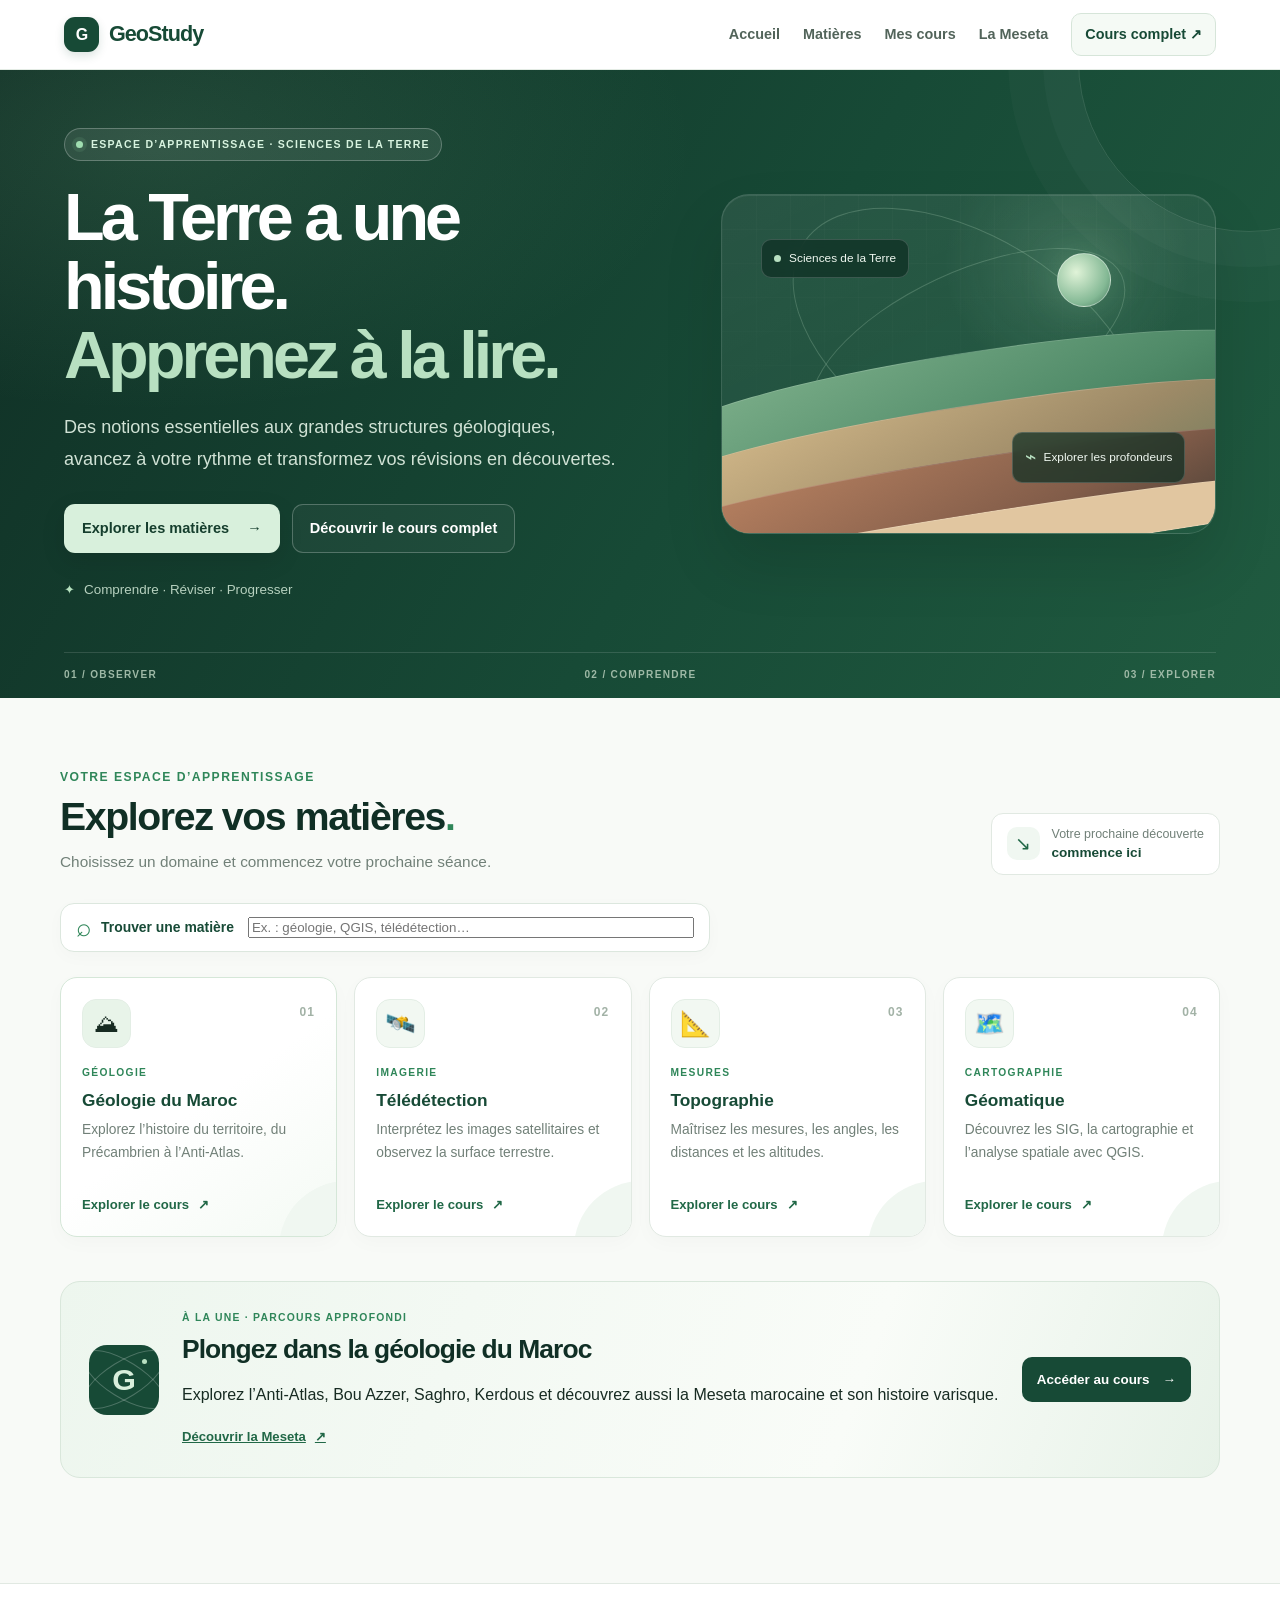
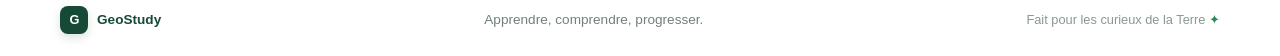
<file: index.html>
<!DOCTYPE html>
<html lang="fr">
<head>
    <meta charset="UTF-8">
    <meta name="viewport" content="width=device-width, initial-scale=1.0">
    <meta name="theme-color" content="#12372a">
    <meta name="description" content="GeoStudy : révisez la géologie, la télédétection, la topographie et la géomatique.">
    <title>GeoStudy — Apprendre la géologie</title>
    <link rel="stylesheet" href="style.css">
</head>
<body>
    <nav class="navbar" aria-label="Navigation principale">
        <a href="#" class="nav-logo" aria-label="GeoStudy, accueil"><span class="brand-mark" aria-hidden="true">G</span><span>GeoStudy</span></a>
        <div class="nav-links">
            <a href="#" aria-current="page">Accueil</a>
            <a href="#matieres">Matières</a>
            <a href="#course-details">Mes cours</a>
            <a href="geologie-maroc.html#meseta">La Meseta</a>
            <a class="nav-course-link" href="geologie-maroc.html">Cours complet <span aria-hidden="true">↗</span></a>
        </div>
    </nav>

    <header class="hero">
        <div class="hero-grid" aria-hidden="true">
            <div class="hero-copy">
                <p class="logo"><span class="status-dot"></span> ESPACE D’APPRENTISSAGE · SCIENCES DE LA TERRE</p>
                <h1>La Terre a une histoire.<br><span>Apprenez à la lire.</span></h1>
                <p class="description">Des notions essentielles aux grandes structures géologiques, avancez à votre rythme et transformez vos révisions en découvertes.</p>
                <div class="hero-actions">
                    <a class="button-primary" href="#matieres">Explorer les matières <span aria-hidden="true">→</span></a>
                    <a class="button-secondary" href="geologie-maroc.html">Découvrir le cours complet</a>
                </div>
                <div class="hero-proof"><span class="proof-icon" aria-hidden="true">✦</span><span>Comprendre · Réviser · Progresser</span></div>
            </div>
            <div class="hero-visual" role="img" aria-label="Illustration abstraite des couches géologiques et des reliefs terrestres">
                <div class="visual-orbit orbit-one"></div>
                <div class="visual-orbit orbit-two"></div>
                <div class="visual-sun"></div>
                <div class="strata strata-one"></div>
                <div class="strata strata-two"></div>
                <div class="strata strata-three"></div>
                <div class="strata strata-four"></div>
                <div class="visual-label label-top"><span class="label-point"></span> Sciences de la Terre</div>
                <div class="visual-label label-bottom"><span class="label-symbol">⌁</span> Explorer les profondeurs</div>
            </div>
        </div>
        <div class="hero-bottom-line" aria-hidden="true"><span>01 / OBSERVER</span><span>02 / COMPRENDRE</span><span>03 / EXPLORER</span></div>
    </header>

    <main class="container" id="matieres">
        <div class="section-heading">
            <div>
                <p class="eyebrow">Votre espace d’apprentissage</p>
                <h2>Explorez vos matières<span class="heading-period">.</span></h2>
                <p class="section-subtitle">Choisissez un domaine et commencez votre prochaine séance.</p>
            </div>
            <div class="section-side-note"><span class="side-note-icon" aria-hidden="true">↘</span><span>Votre prochaine découverte<br><strong>commence ici</strong></span></div>
        </div>

        <div class="search-panel">
            <div class="search-copy"><span class="search-icon" aria-hidden="true">⌕</span><label for="course-search">Trouver une matière</label></div>
            <input id="course-search" type="search" placeholder="Ex. : géologie, QGIS, télédétection…" autocomplete="off">
            <p id="search-status" class="search-status" aria-live="polite"></p>
        </div>

        <section class="cards" aria-label="Liste des matières">
            <article class="card geology-card" tabindex="0" role="button" aria-label="Ouvrir Géologie du Maroc">
                <div class="card-topline"><span class="icon" aria-hidden="true">⛰</span><span class="card-number">01</span></div>
                <span class="card-category">GÉOLOGIE</span>
                <h3>Géologie du Maroc</h3>
                <p>Explorez l’histoire du territoire, du Précambrien à l’Anti-Atlas.</p>
                <span class="card-link">Explorer le cours <span aria-hidden="true">↗</span></span>
            </article>
            <article class="card" tabindex="0" role="button" aria-label="Ouvrir Télédétection">
                <div class="card-topline"><span class="icon" aria-hidden="true">🛰️</span><span class="card-number">02</span></div>
                <span class="card-category">IMAGERIE</span>
                <h3>Télédétection</h3>
                <p>Interprétez les images satellitaires et observez la surface terrestre.</p>
                <span class="card-link">Explorer le cours <span aria-hidden="true">↗</span></span>
            </article>
            <article class="card" tabindex="0" role="button" aria-label="Ouvrir Topographie">
                <div class="card-topline"><span class="icon" aria-hidden="true">📐</span><span class="card-number">03</span></div>
                <span class="card-category">MESURES</span>
                <h3>Topographie</h3>
                <p>Maîtrisez les mesures, les angles, les distances et les altitudes.</p>
                <span class="card-link">Explorer le cours <span aria-hidden="true">↗</span></span>
            </article>
            <article class="card" tabindex="0" role="button" aria-label="Ouvrir Géomatique">
                <div class="card-topline"><span class="icon" aria-hidden="true">🗺️</span><span class="card-number">04</span></div>
                <span class="card-category">CARTOGRAPHIE</span>
                <h3>Géomatique</h3>
                <p>Découvrez les SIG, la cartographie et l’analyse spatiale avec QGIS.</p>
                <span class="card-link">Explorer le cours <span aria-hidden="true">↗</span></span>
            </article>
        </section>

        <section class="study-banner" aria-label="Cours complet de Géologie du Maroc">
            <div class="banner-emblem" aria-hidden="true"><span>G</span><i></i></div>
            <div class="banner-copy"><p class="eyebrow">À la une · Parcours approfondi</p><h2>Plongez dans la géologie du Maroc</h2><p>Explorez l’Anti-Atlas, Bou Azzer, Saghro, Kerdous et découvrez aussi la Meseta marocaine et son histoire varisque.</p><a class="card-link" href="geologie-maroc.html#meseta">Découvrir la Meseta <span aria-hidden="true">↗</span></a></div>
            <a class="banner-link" href="geologie-maroc.html">Accéder au cours <span aria-hidden="true">→</span></a>
        </section>

        <section id="course-details" class="course-details" aria-live="polite" hidden>
            <h2 id="course-title"></h2>
            <p id="course-description"></p>
            <div class="course-actions" aria-label="Contenu de la matière">
                <button id="read-course" type="button" aria-pressed="false">Lire le cours</button>
                <button id="show-quiz" type="button" aria-pressed="false">Faire le quiz</button>
                <button id="close-course" type="button">Retour aux matières</button>
            </div>
            <div id="course-content" hidden></div>
            <section id="course-quiz" class="course-quiz" aria-live="polite" hidden></section>
        </section>
    </main>

    <footer><div class="footer-inner"><a href="#" class="footer-brand"><span class="brand-mark" aria-hidden="true">G</span> GeoStudy</a><p>Apprendre, comprendre, progresser.</p><span class="footer-note">Fait pour les curieux de la Terre <span aria-hidden="true">✦</span></span></div></footer>
    <script src="script.js"></script>
</body>
</html>
</file>
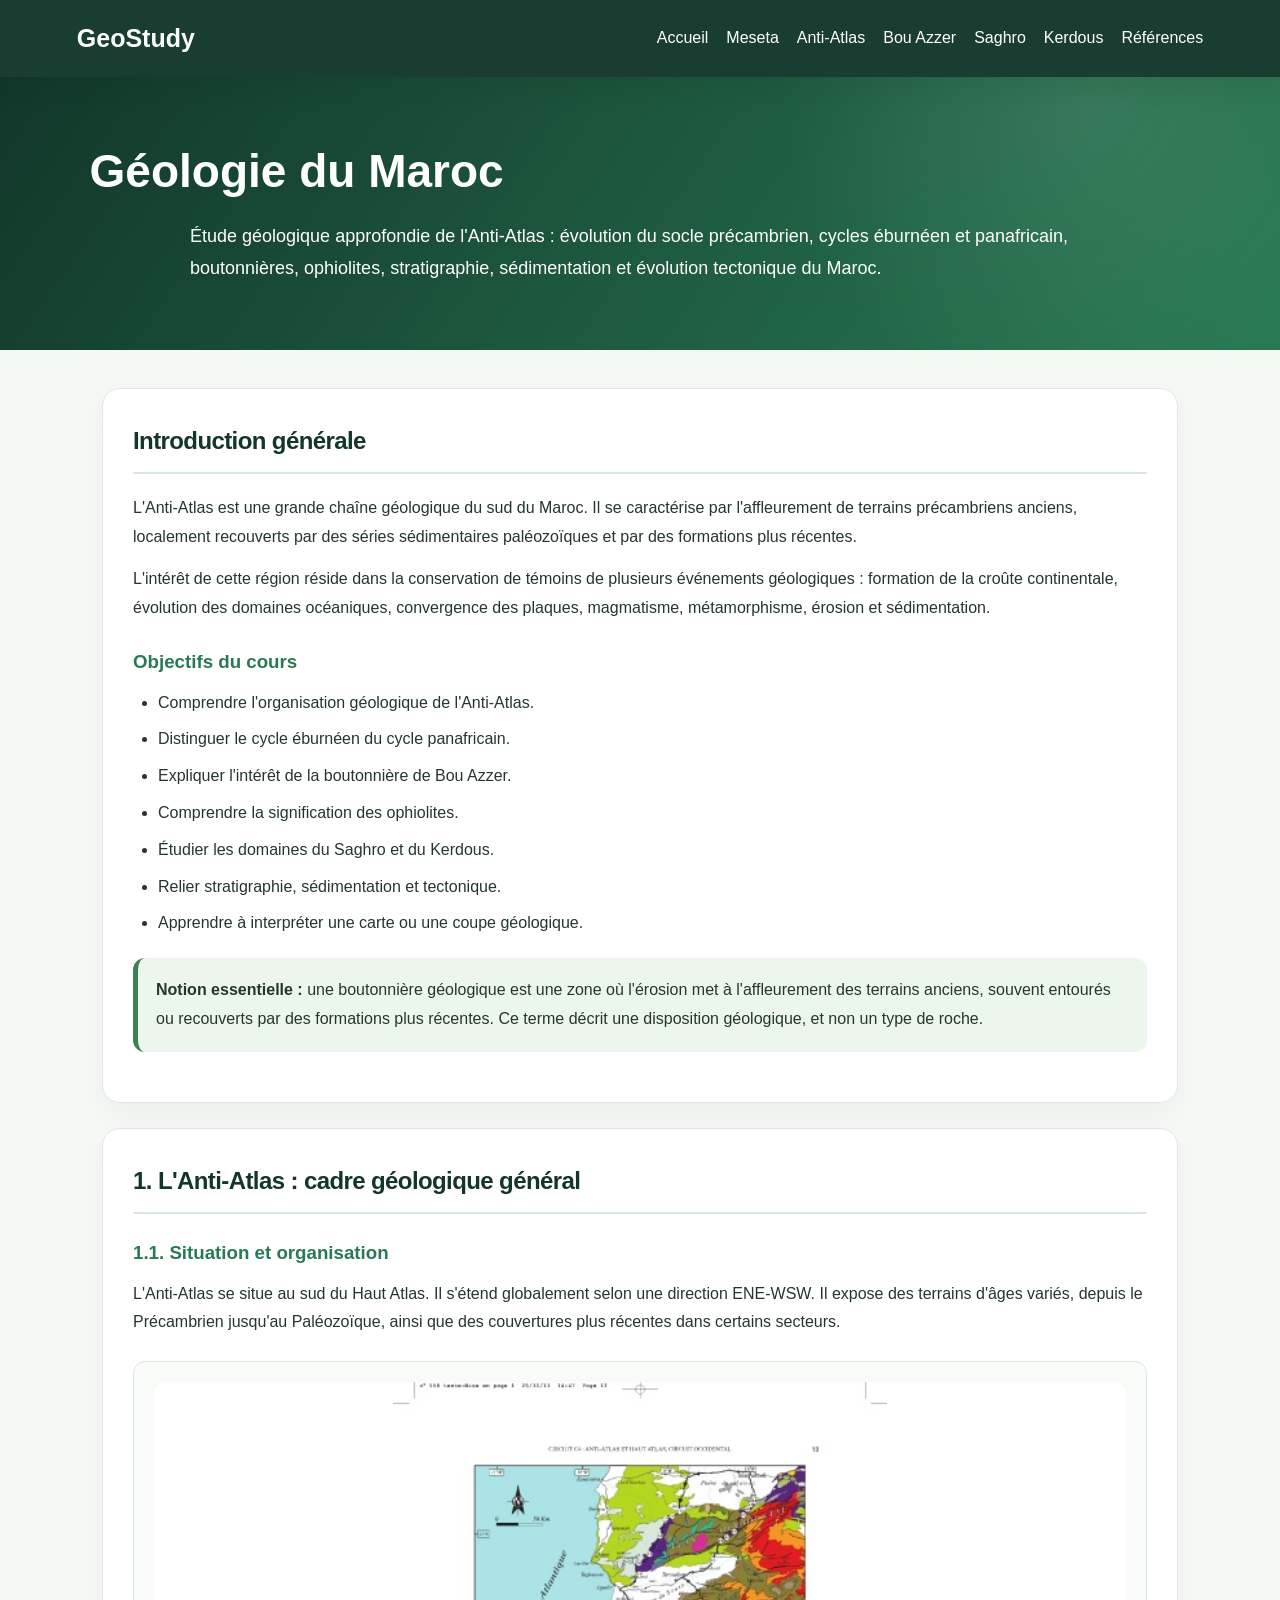
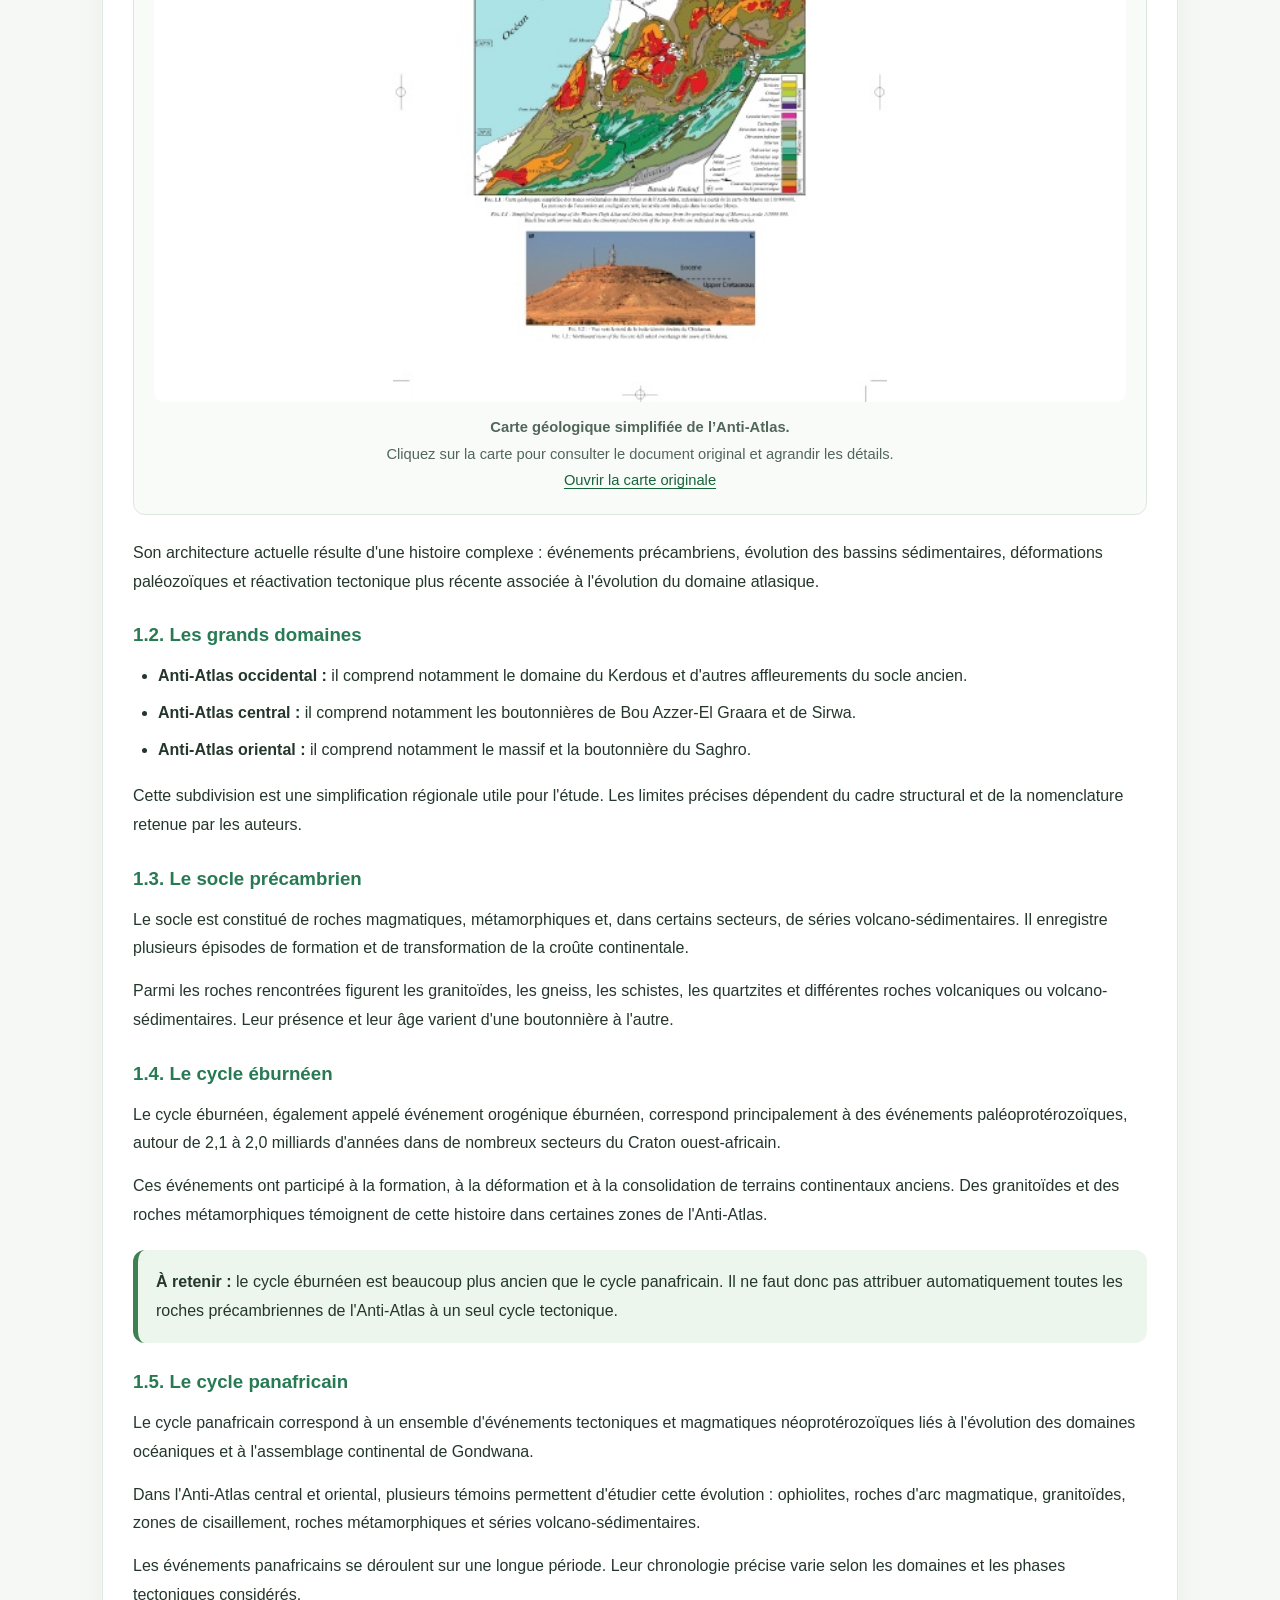
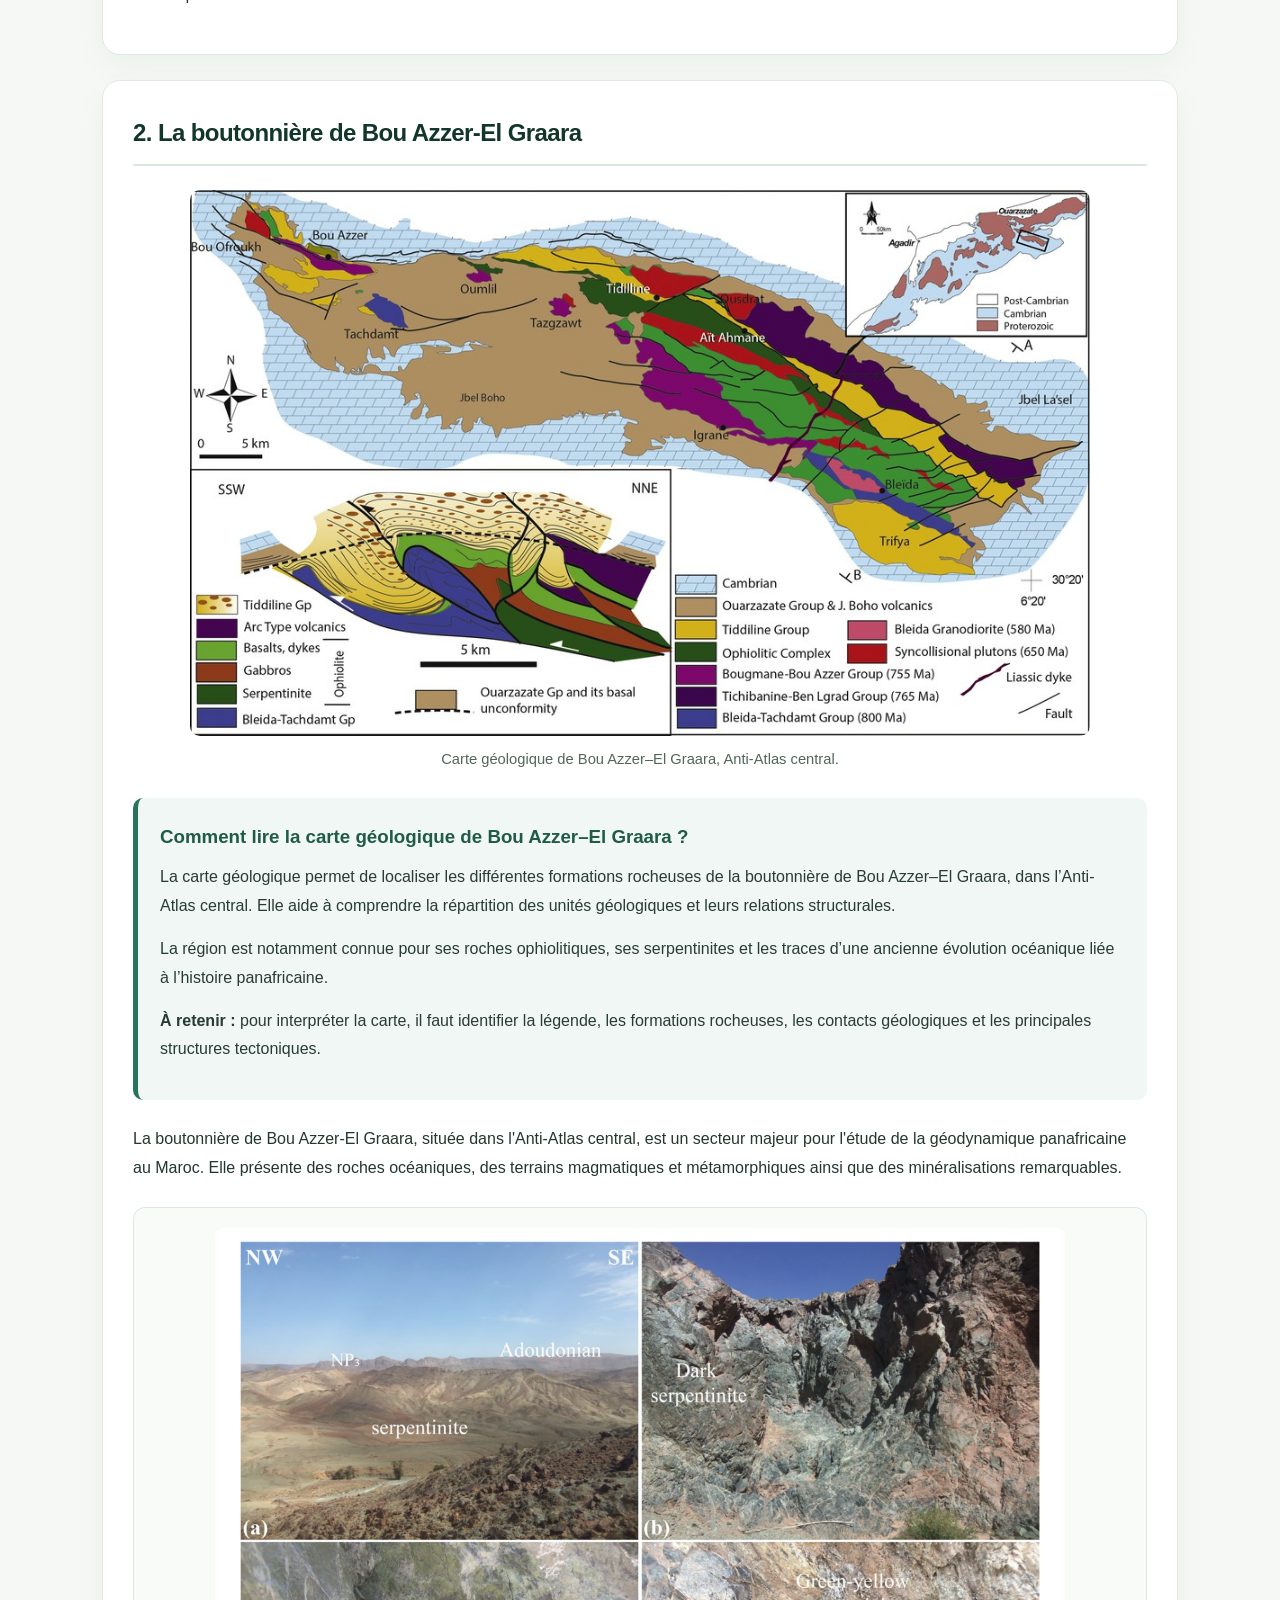
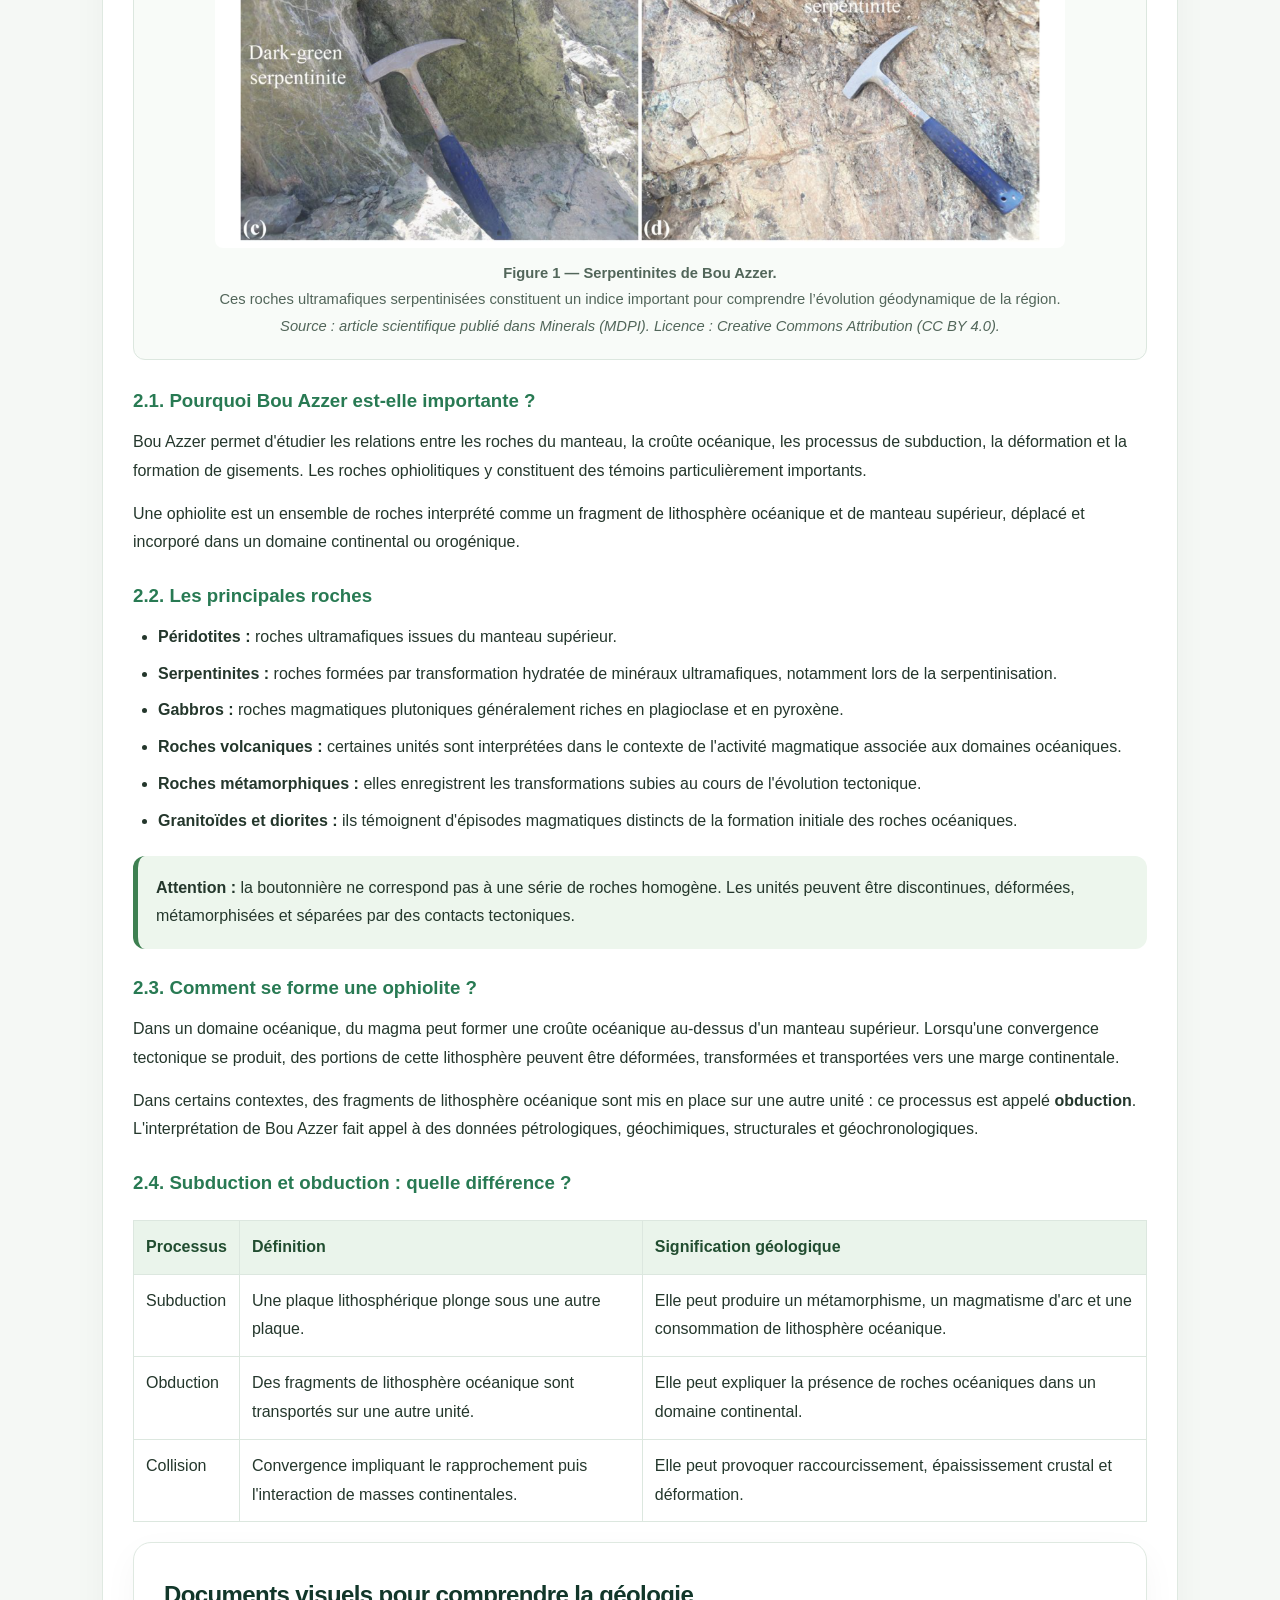
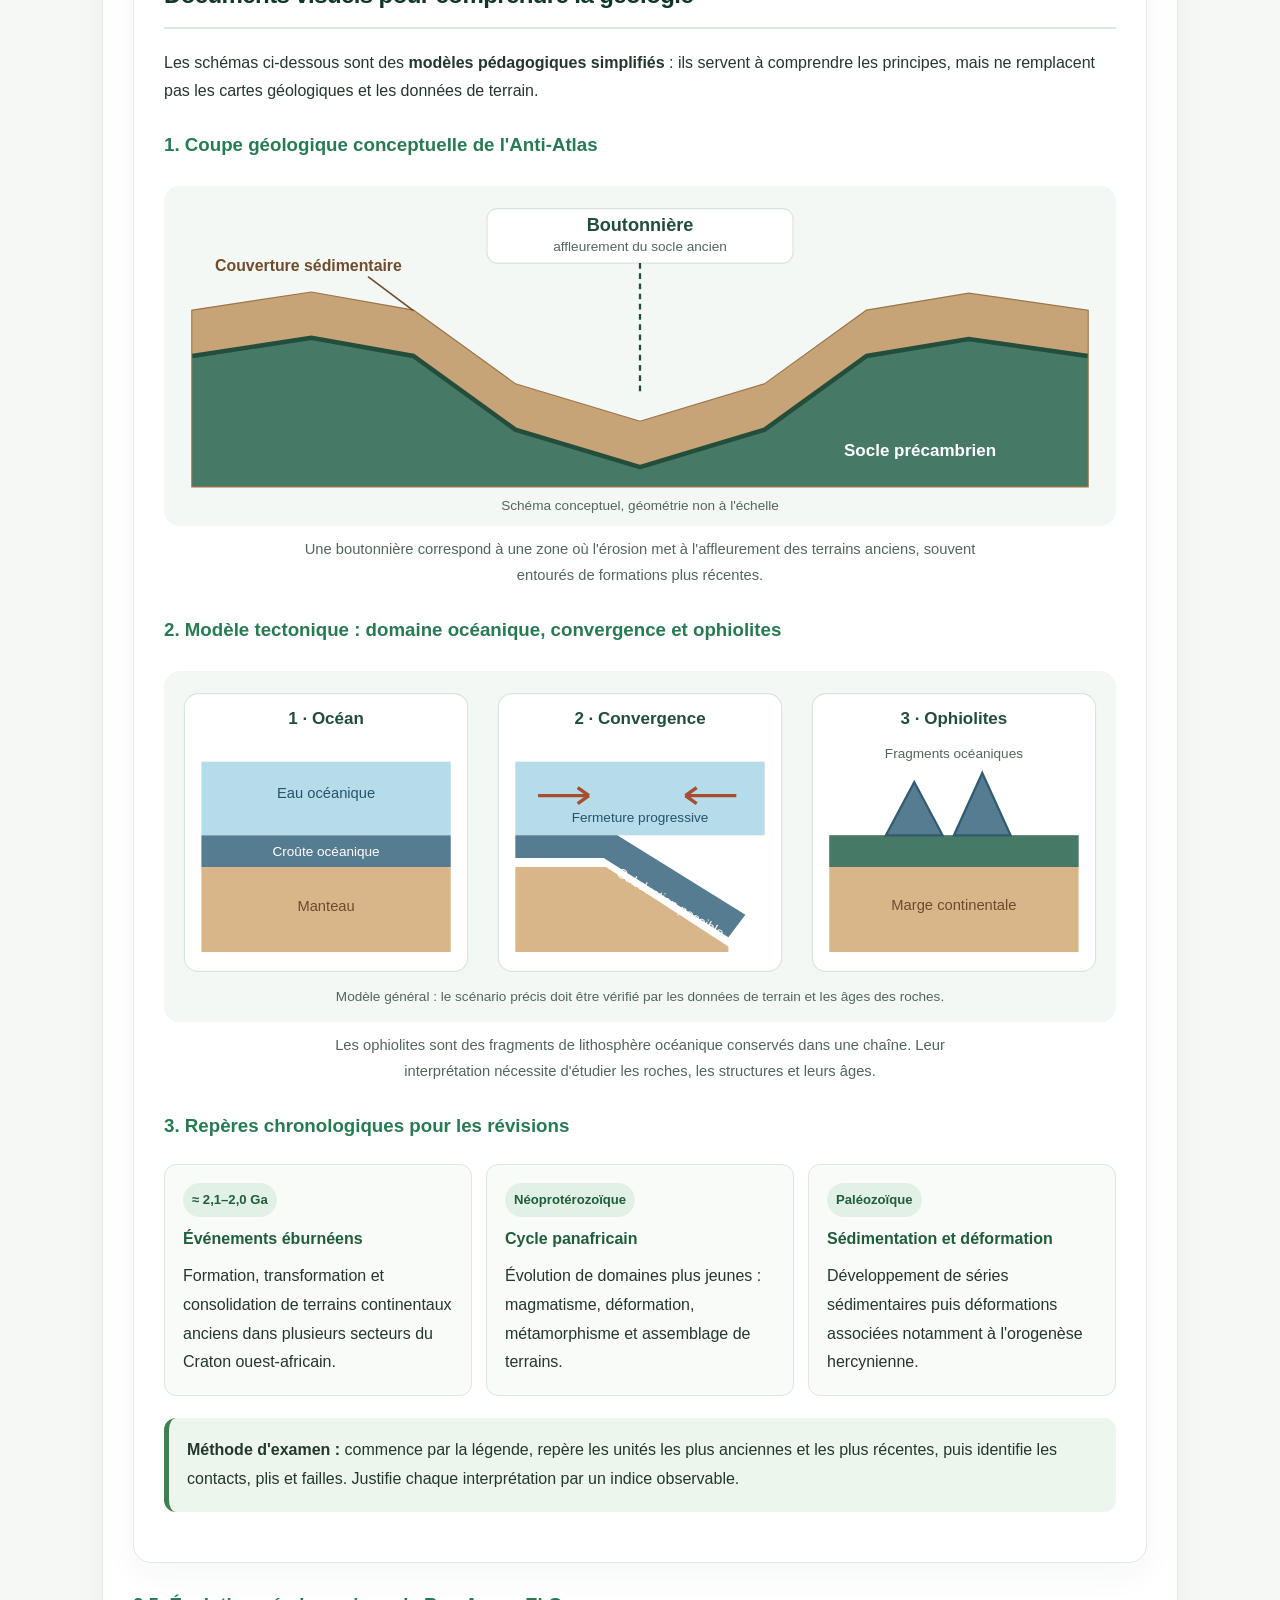
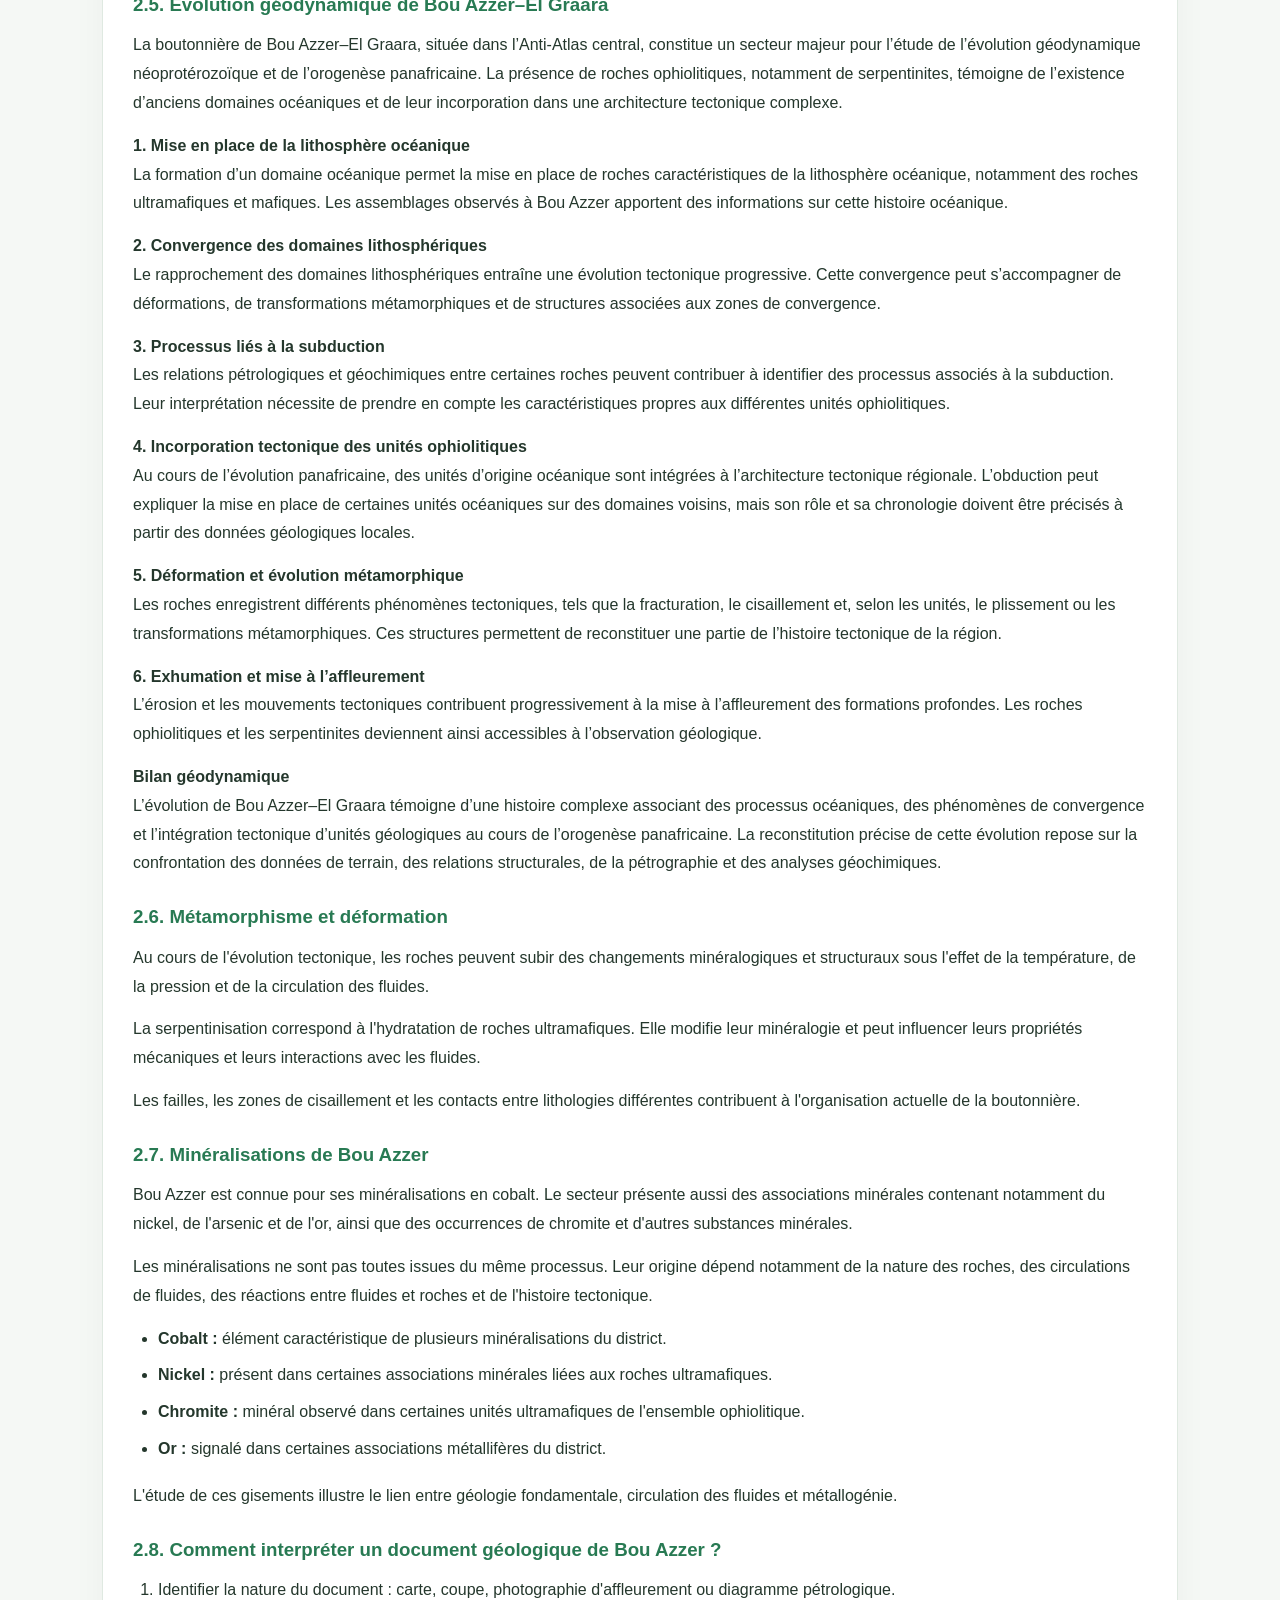
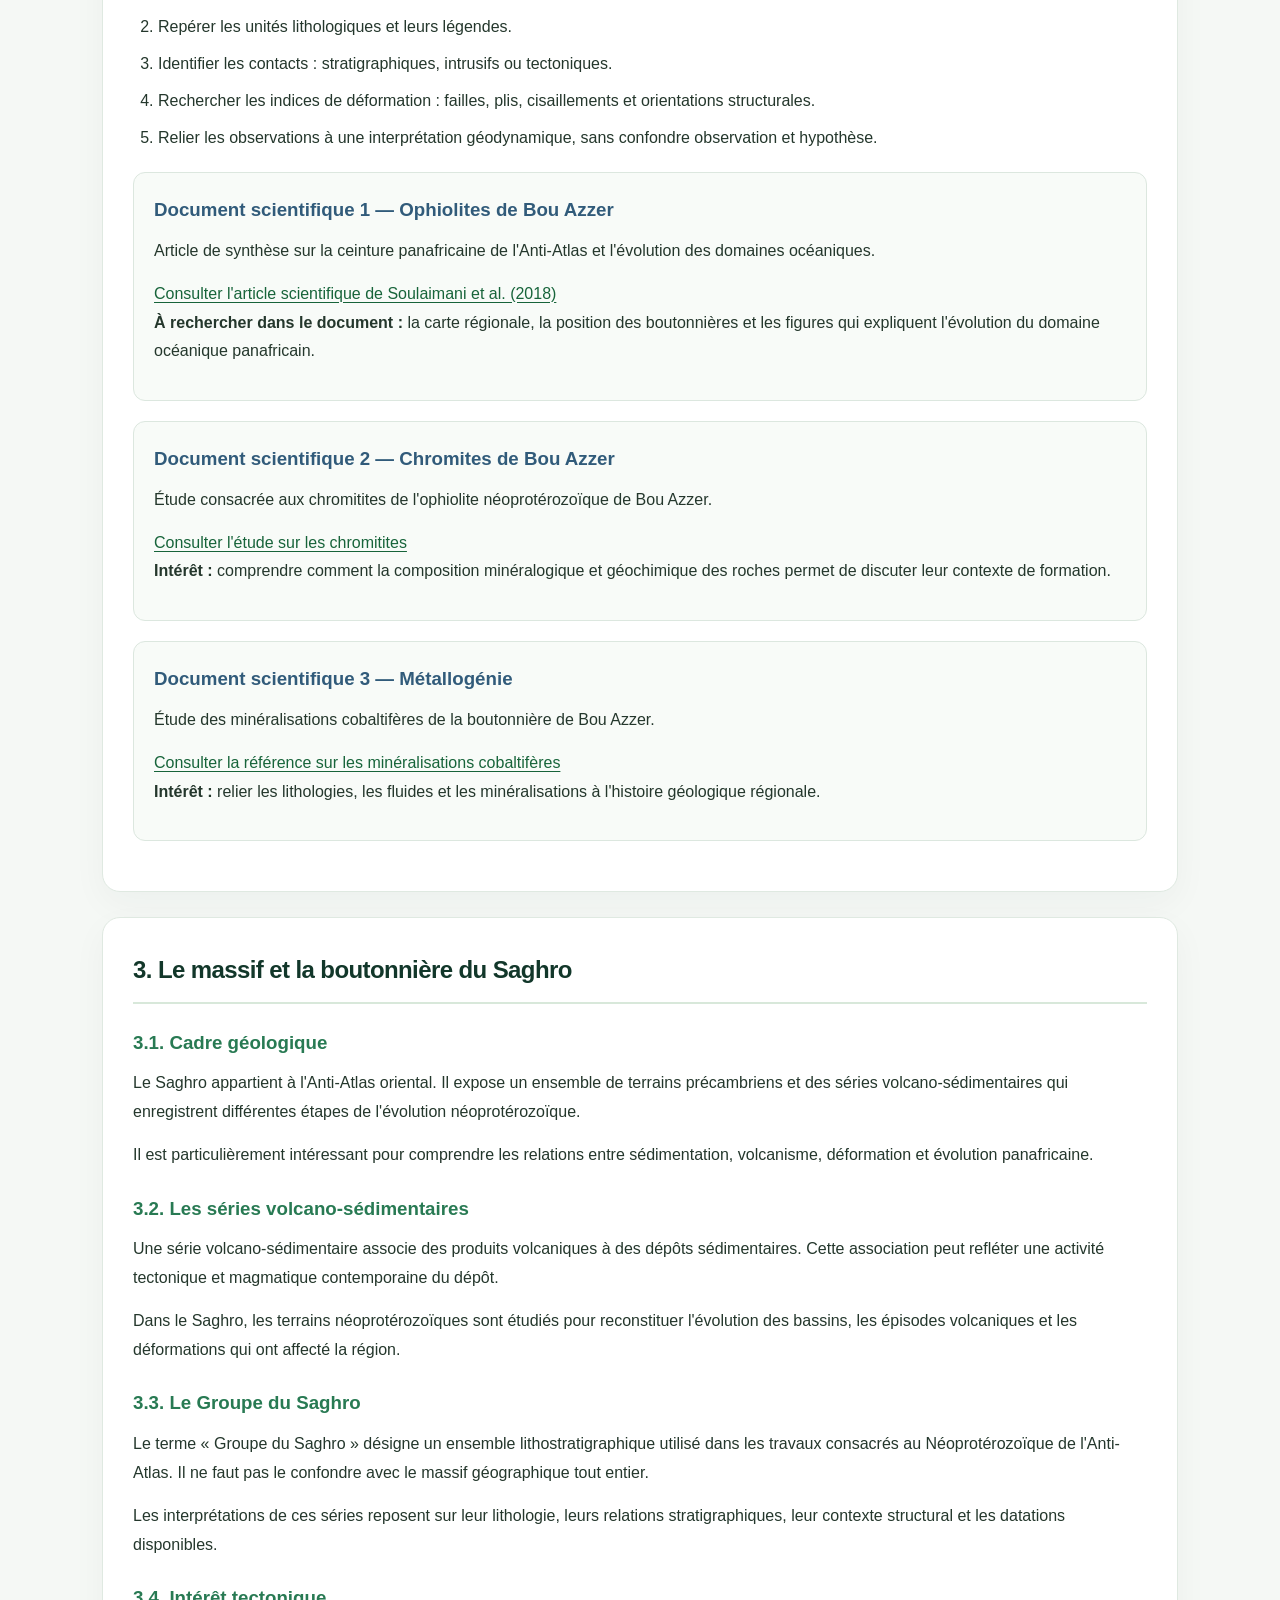
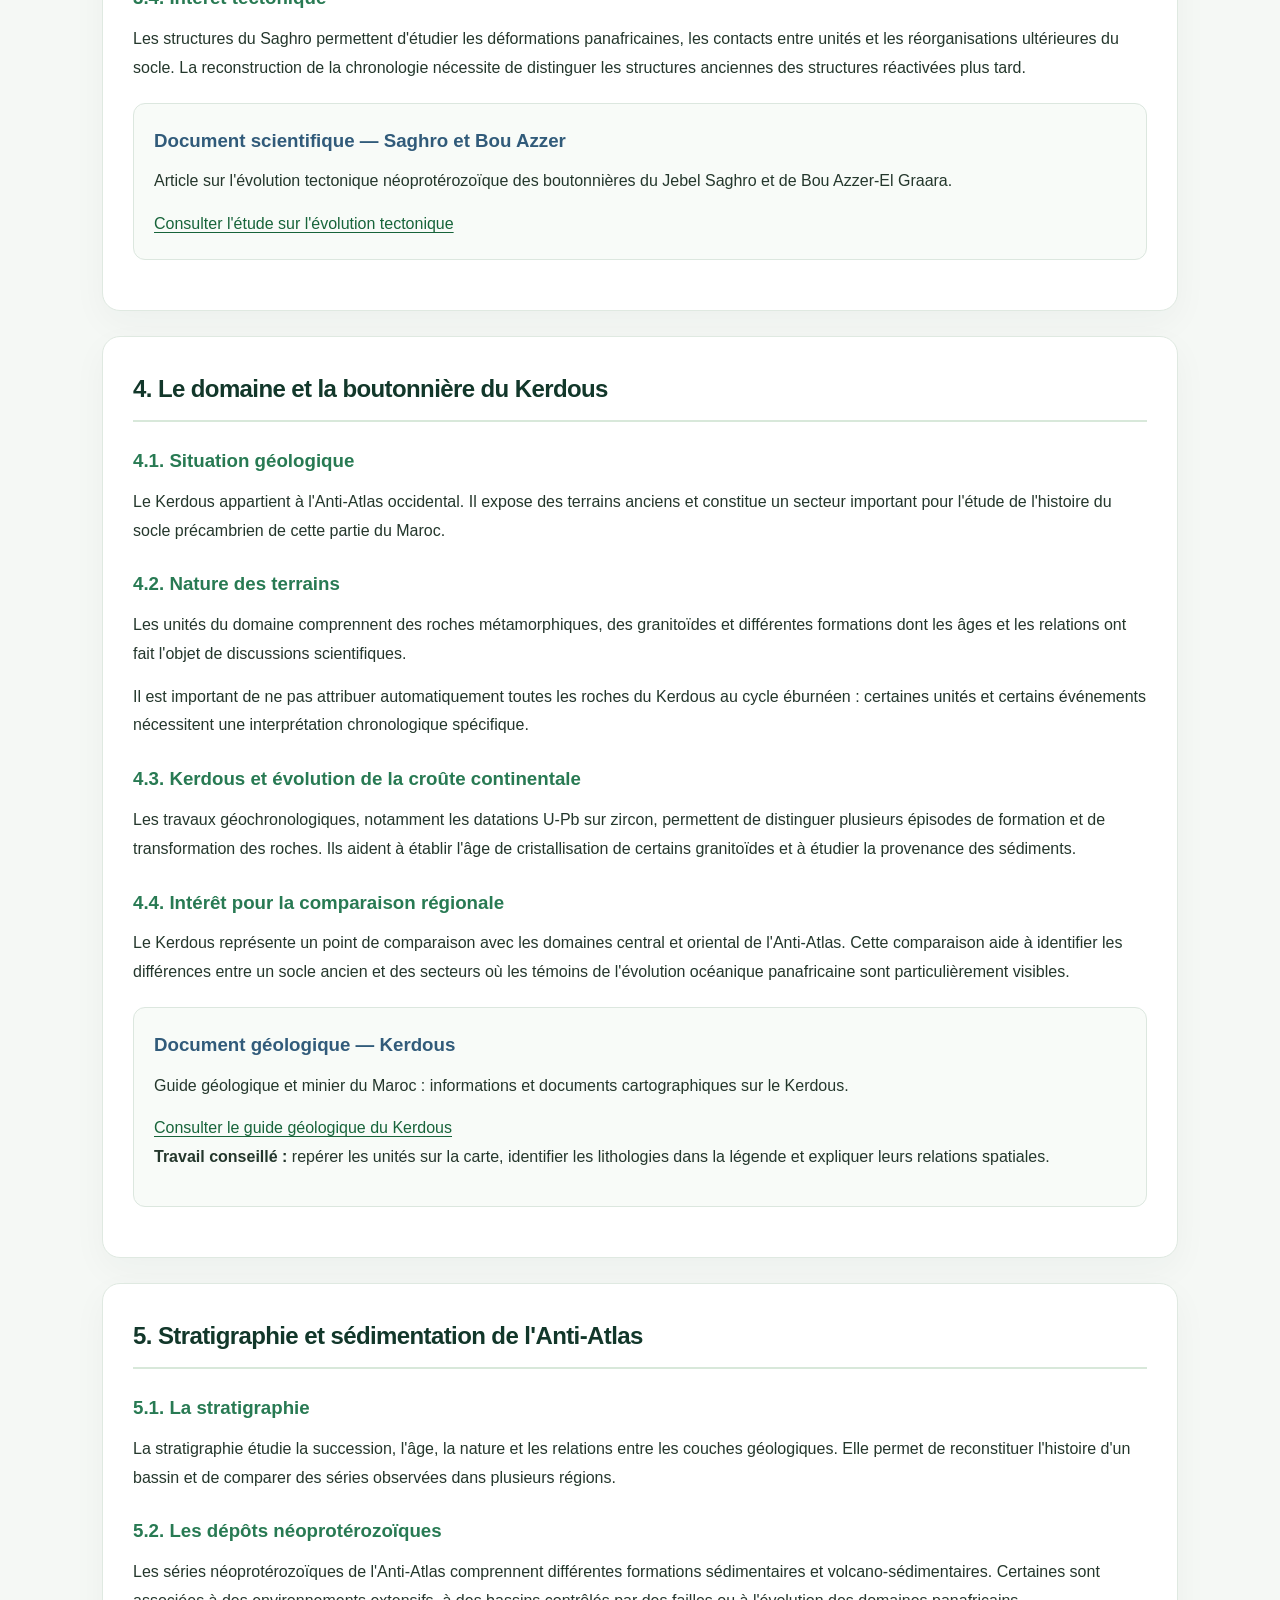
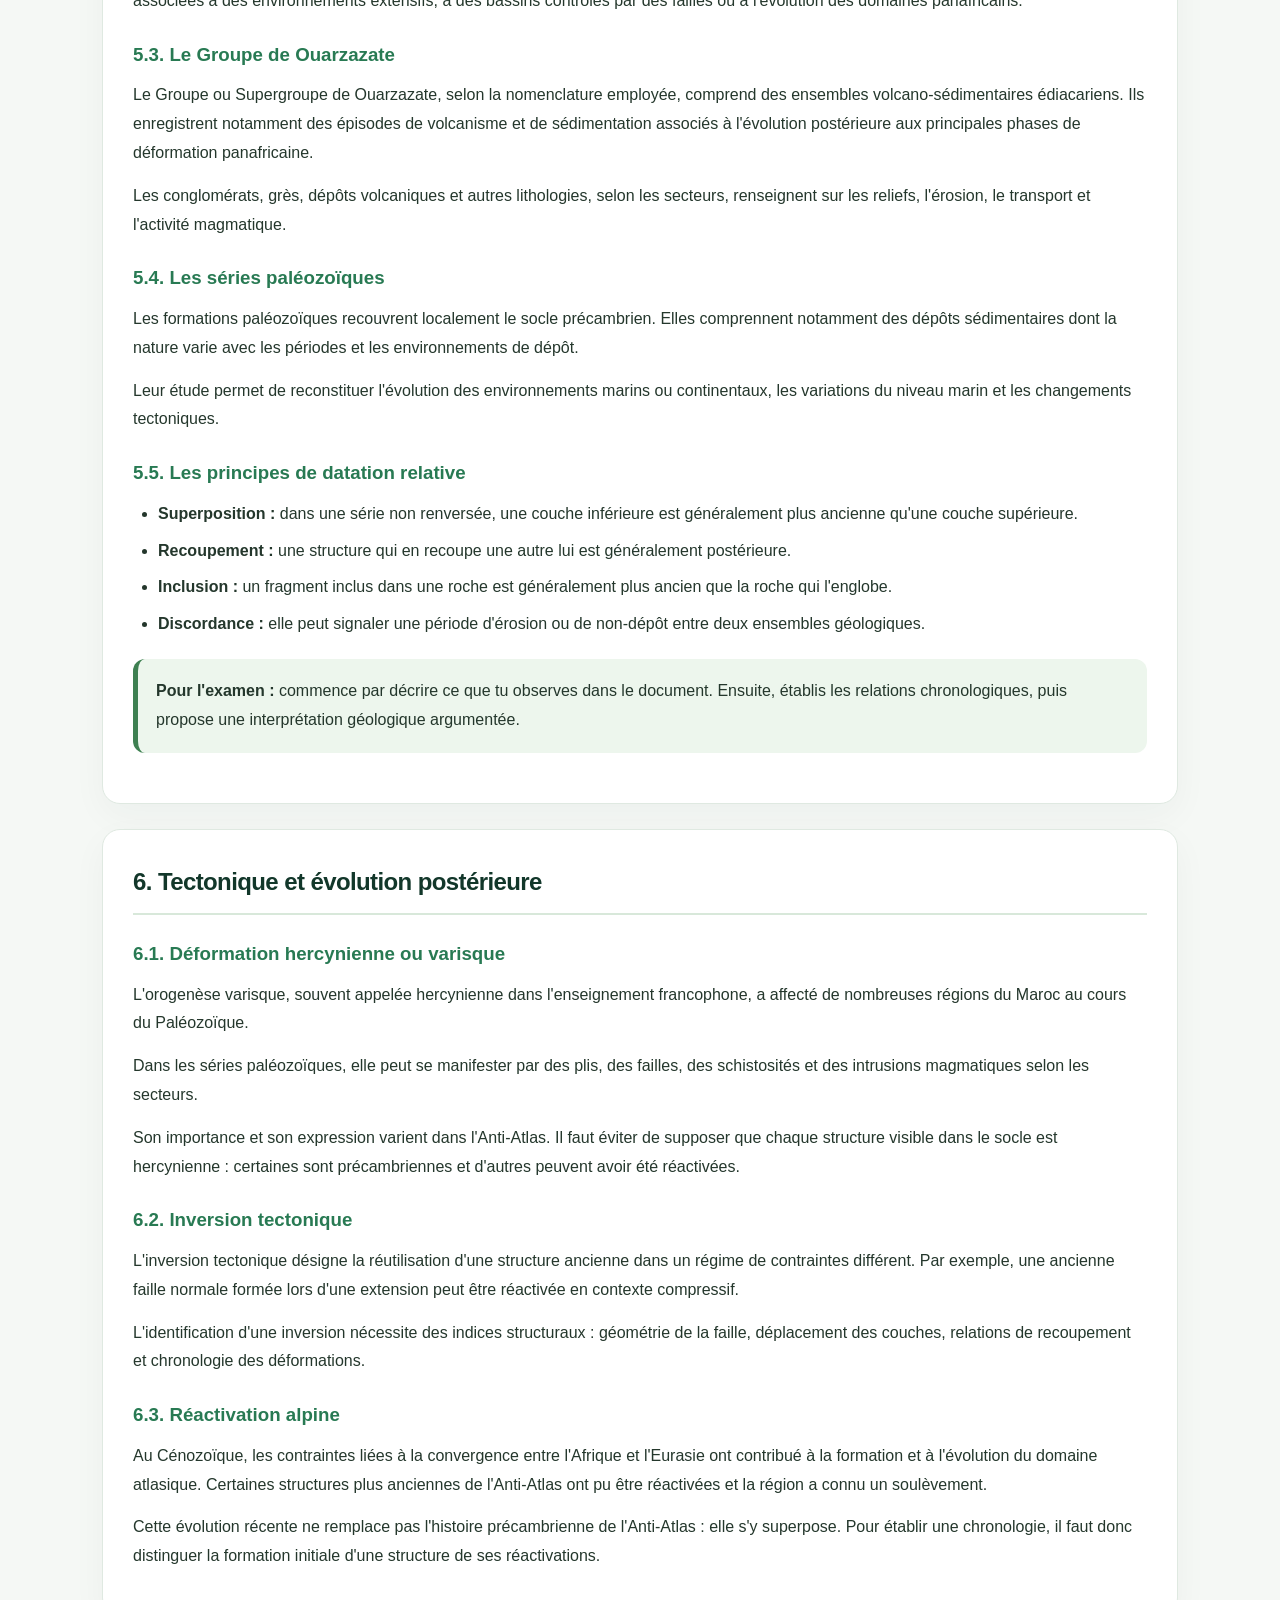
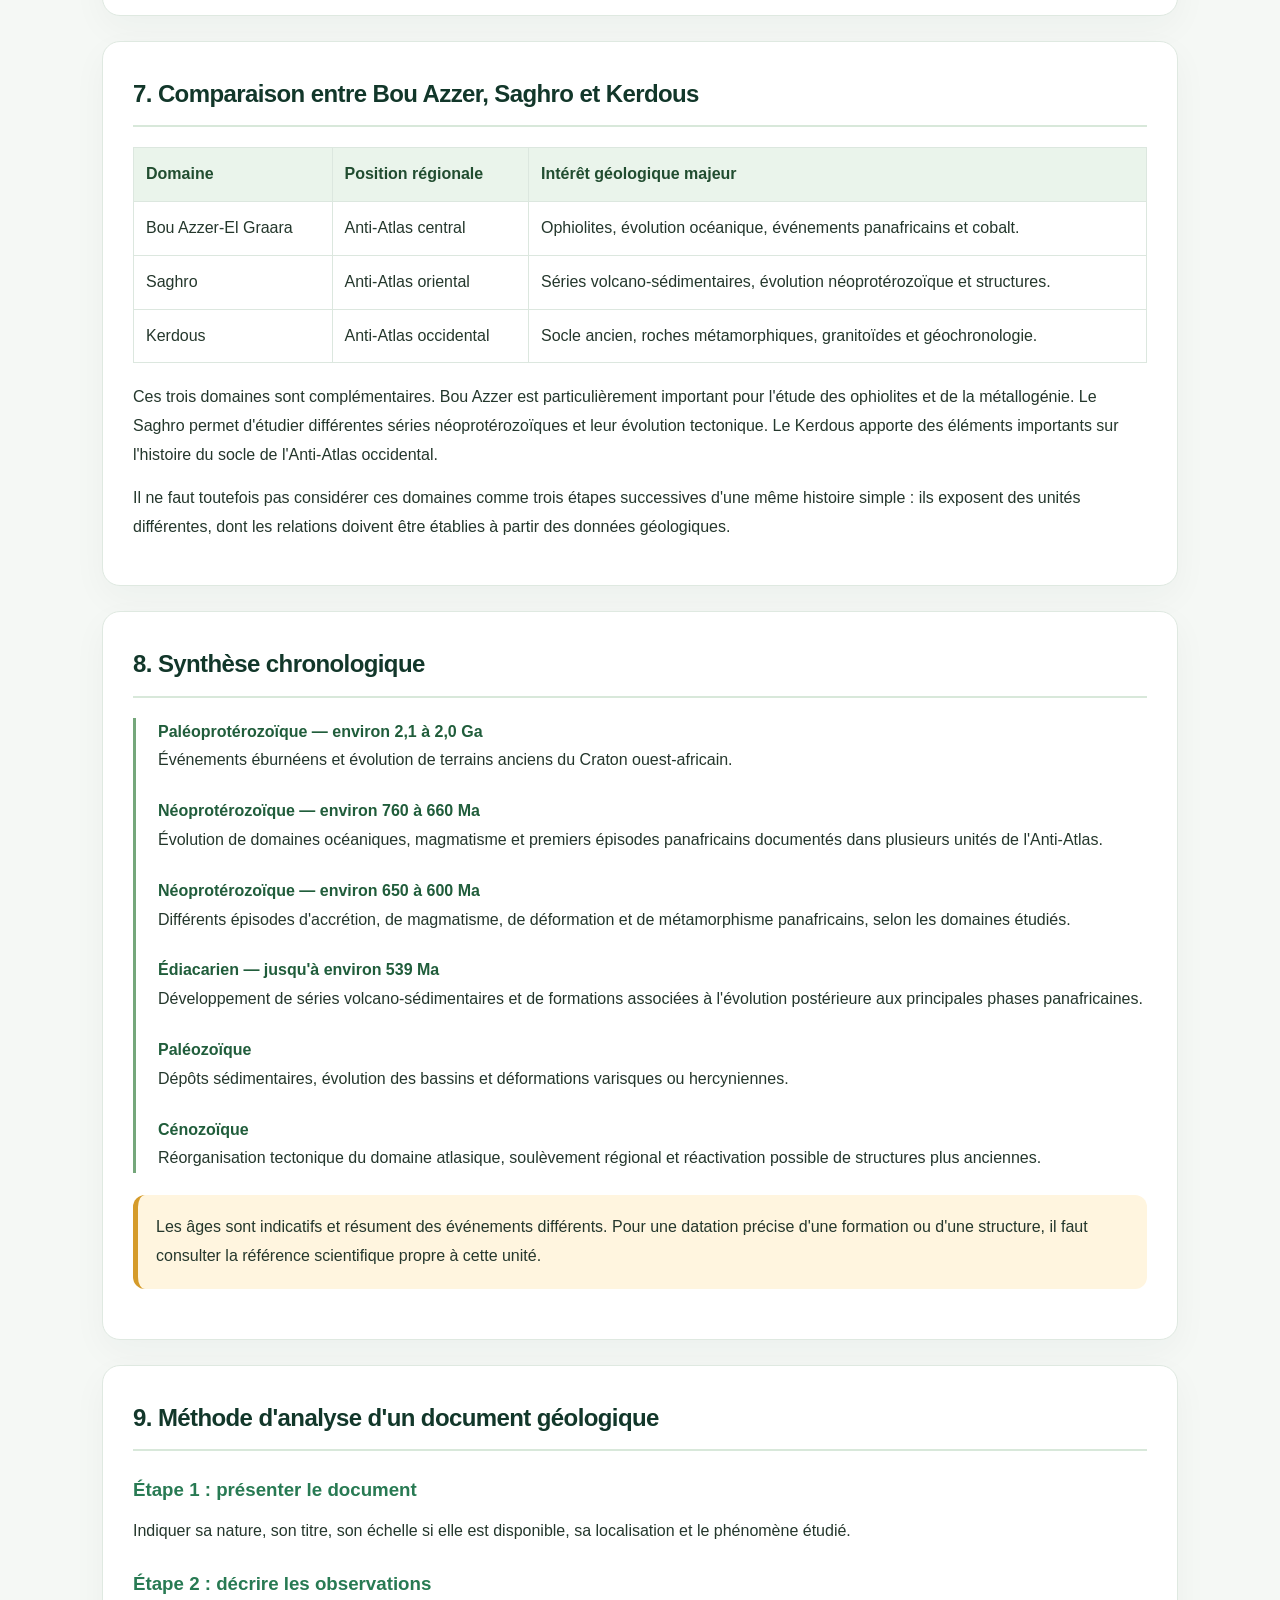
<file: geologie-maroc.html>
<!DOCTYPE html>
<html lang="fr">
<head>
    <meta charset="UTF-8">
    <meta name="viewport" content="width=device-width, initial-scale=1.0">

    <title>Géologie du Maroc | GeoStudy</title>

    <style>
        * {
            box-sizing: border-box;
            margin: 0;
            padding: 0;
        }

        html {
            scroll-behavior: smooth;
        }

        body {
            font-family: Arial, sans-serif;
            line-height: 1.8;
            color: #25352d;
            background: #f4f7f3;
        }

        .navbar {
            background: #173d2b;
            padding: 16px 6%;
            display: flex;
            justify-content: space-between;
            align-items: center;
            gap: 20px;
            flex-wrap: wrap;
        }

        .nav-logo {
            color: white;
            font-size: 25px;
            font-weight: bold;
            text-decoration: none;
        }

        .nav-links {
            display: flex;
            flex-wrap: wrap;
            gap: 18px;
        }

        .nav-links a {
            color: white;
            text-decoration: none;
        }

        .nav-links a:hover {
            color: #a8e6a3;
        }

        .hero {
            background: linear-gradient(135deg, #174b32, #54835c);
            color: white;
            padding: 65px 7%;
            text-align: center;
        }

        .hero h1 {
            font-size: clamp(30px, 5vw, 46px);
            line-height: 1.3;
            margin-bottom: 18px;
        }

        .hero p {
            max-width: 850px;
            margin: auto;
            font-size: 18px;
        }

        .container {
            max-width: 1100px;
            margin: 35px auto;
            padding: 0 22px;
        }

        .section {
            background: white;
            padding: 30px;
            margin-bottom: 25px;
            border-radius: 12px;
            box-shadow: 0 3px 14px #0000000c;
            scroll-margin-top: 25px;
        }

        h2 {
            color: #205d3b;
            border-bottom: 2px solid #d7e8d8;
            padding-bottom: 10px;
            margin-bottom: 20px;
        }

        h3 {
            color: #316b47;
            margin-top: 22px;
            margin-bottom: 10px;
        }

        p {
            margin-bottom: 14px;
        }

        ul, ol {
            padding-left: 25px;
            margin-bottom: 18px;
        }

        li {
            margin-bottom: 8px;
        }

        .info {
            background: #edf6ed;
            border-left: 5px solid #3e8051;
            padding: 18px;
            margin: 20px 0;
            border-radius: 5px;
        }

        .warning {
            background: #fff5df;
            border-left: 5px solid #d59b2a;
            padding: 18px;
            margin: 20px 0;
            border-radius: 5px;
        }

        .timeline {
            border-left: 3px solid #75a77b;
            padding-left: 22px;
            margin: 20px 0;
        }

        .timeline div {
            margin-bottom: 22px;
        }

        .timeline strong {
            color: #205d3b;
        }

        .table-wrap {
            overflow-x: auto;
            margin: 20px 0;
        }

        table {
            width: 100%;
            border-collapse: collapse;
            min-width: 520px;
        }

        th, td {
            border: 1px solid #d6e1d7;
            padding: 12px;
            text-align: left;
            vertical-align: top;
        }

        th {
            background: #e6f0e6;
            color: #214d30;
        }

        .document {
            background: #f5f8fb;
            border: 1px solid #d5e0e9;
            padding: 20px;
            border-radius: 8px;
            margin: 20px 0;
        }

        .document h3 {
            margin-top: 0;
            color: #315b7a;
        }

        a {
            color: #17643a;
            overflow-wrap: anywhere;
        }

        .references a {
            display: block;
            margin-bottom: 12px;
        }

        .back-top {
            display: inline-block;
            margin-top: 12px;
            font-weight: bold;
        }

        footer {
            background: #173d2b;
            color: white;
            padding: 25px;
            text-align: center;
            margin-top: 40px;
        }

        @media (max-width: 650px) {
            .navbar {
                justify-content: center;
            }

            .nav-links {
                justify-content: center;
            }

            .section {
                padding: 20px;
            }

            .hero {
                padding: 45px 20px;
            }
        }
.explication-carte {
  margin: 25px 0;
  padding: 22px;
  background: #f0f7f4;
  border-left: 5px solid #28745b;
  border-radius: 10px;
  line-height: 1.8;
}

.explication-carte h3 {
  color: #205b48;
  margin-top: 0;
}

.explication-carte p {
  color: #293b35;
}

    
        img { max-width: 100%; height: auto; }
        figure.document { margin: 24px 0; }
        figure.document img,
        figure.document-geologique img { display: block; max-width: 100%; height: auto; margin: 0 auto; border-radius: 10px; }
        figure.document figcaption,
        figure.document-geologique figcaption { margin-top: 10px; color: #52665a; font-size: .92rem; text-align: center; }
        figure.document-geologique { margin: 24px 0; }

/* Updated reading layout */
body{background:#f5f8f5;color:#24372c;font-family:Inter,"Segoe UI",Arial,sans-serif}
.navbar{position:sticky;top:0;z-index:20;background:rgba(18,55,42,.97);box-shadow:0 8px 24px #102b1d18;backdrop-filter:blur(12px)}
.hero{text-align:left;background:radial-gradient(circle at 85% 10%,#ffffff18,transparent 28%),linear-gradient(125deg,#12372a,#287a53)}
.hero h1,.hero p{max-width:900px}
.container{max-width:1120px;margin:38px auto 64px}
.section{border:1px solid #dfe9e1;border-radius:18px;box-shadow:0 12px 35px #173d2b0a;scroll-margin-top:95px}
h2{color:#12372a;letter-spacing:-.025em;border-bottom-color:#d8e8da}
h3{color:#287a53}
.info,.warning,.document{border-radius:12px}
.document{border-color:#dce7df;background:#f8fbf8}
figure.document img,figure.document-geologique img{max-height:620px;object-fit:contain;background:#fff}
th{background:#eaf4eb}th,td{border-color:#dce7df}
a{text-underline-offset:3px}
@media(max-width:650px){.navbar{position:relative}.hero{text-align:left;padding:48px 20px}.container{margin:22px auto 40px;padding:0 16px}.section{padding:20px;border-radius:14px}table{min-width:500px}}

/* Pedagogical geological diagrams */
.visual-learning > h2 { margin-top: 0; }
.visual-figure { overflow: hidden; }
.visual-figure svg { display: block; width: 100%; height: auto; }
.visual-figure figcaption { max-width: 82ch; margin: 12px auto 0; }
.visual-timeline { display: grid; grid-template-columns: repeat(3, minmax(0, 1fr)); gap: 14px; margin: 22px 0; }
.visual-timeline article { padding: 18px; border: 1px solid #dce7df; border-radius: 12px; background: #f8fbf8; }
.visual-timeline strong { display: block; margin: 8px 0; color: #205d3b; }
.visual-timeline p { margin-bottom: 0; }
.timeline-age { display: inline-block; padding: 5px 9px; border-radius: 999px; background: #e2f1e5; color: #205d3b; font-size: .82rem; font-weight: 800; }
@media (max-width: 720px) { .visual-timeline { grid-template-columns: 1fr; } }
</style>
</head>

<body>

<nav class="navbar">
    <a href="index.html" class="nav-logo">GeoStudy</a>

    <div class="nav-links">
        <a href="index.html">Accueil</a>
        <a href="#meseta">Meseta</a>
        <a href="#anti-atlas">Anti-Atlas</a>
        <a href="#bou-azzer">Bou Azzer</a>
        <a href="#saghro">Saghro</a>
        <a href="#kerdous">Kerdous</a>
        <a href="#references">Références</a>
    </div>
</nav>

<header class="hero">
    <h1>Géologie du Maroc</h1>
    <p>
        Étude géologique approfondie de l'Anti-Atlas :
        évolution du socle précambrien, cycles éburnéen et panafricain,
        boutonnières, ophiolites, stratigraphie, sédimentation
        et évolution tectonique du Maroc.
    </p>
</header>

<main class="container">

    <!-- INTRODUCTION -->

    <section class="section" id="introduction">
        <h2>Introduction générale</h2>

        <p>
            L'Anti-Atlas est une grande chaîne géologique du sud du Maroc.
            Il se caractérise par l'affleurement de terrains précambriens
            anciens, localement recouverts par des séries sédimentaires
            paléozoïques et par des formations plus récentes.
        </p>

        <p>
            L'intérêt de cette région réside dans la conservation de
            témoins de plusieurs événements géologiques : formation de
            la croûte continentale, évolution des domaines océaniques,
            convergence des plaques, magmatisme, métamorphisme,
            érosion et sédimentation.
        </p>

        <h3>Objectifs du cours</h3>

        <ul>
            <li>Comprendre l'organisation géologique de l'Anti-Atlas.</li>
            <li>Distinguer le cycle éburnéen du cycle panafricain.</li>
            <li>Expliquer l'intérêt de la boutonnière de Bou Azzer.</li>
            <li>Comprendre la signification des ophiolites.</li>
            <li>Étudier les domaines du Saghro et du Kerdous.</li>
            <li>Relier stratigraphie, sédimentation et tectonique.</li>
            <li>Apprendre à interpréter une carte ou une coupe géologique.</li>
        </ul>

        <div class="info">
            <strong>Notion essentielle :</strong>
            une boutonnière géologique est une zone où l'érosion met à
            l'affleurement des terrains anciens, souvent entourés ou
            recouverts par des formations plus récentes. Ce terme décrit
            une disposition géologique, et non un type de roche.
        </div>
    </section>

    <!-- ANTI-ATLAS -->

    <section class="section" id="anti-atlas">
        <h2>1. L'Anti-Atlas : cadre géologique général</h2>

        <h3>1.1. Situation et organisation</h3>
        <p>
            L'Anti-Atlas se situe au sud du Haut Atlas. Il s'étend
            globalement selon une direction ENE-WSW. Il expose des
            terrains d'âges variés, depuis le Précambrien jusqu'au
            Paléozoïque, ainsi que des couvertures plus récentes dans
            certains secteurs.
        </p>


<figure class="document">
    <a
        href="https://cartesgeoscientifiques.mem.gov.ma/catalogue/pages/les_nouveaux_guides_geologiques/livres/vol3/files/basic-html/page13.html"
        target="_blank"
        rel="noopener noreferrer"
    >
        <img
            src="images/anti-atlas/carte-geologique-anti-atlas.jpg"
            alt="Carte géologique de l’Anti-Atlas"
            style="width: 100%; height: auto; display: block; margin: auto;"
            loading="lazy"
        >
    </a>

    <figcaption style="margin-top: 12px; text-align: center;">
        <strong>Carte géologique simplifiée de l’Anti-Atlas.</strong>
        <br>
        Cliquez sur la carte pour consulter le document original
        et agrandir les détails.
        <br>
        <a
            href="https://cartesgeoscientifiques.mem.gov.ma/catalogue/pages/les_nouveaux_guides_geologiques/livres/vol3/files/basic-html/page13.html"
            target="_blank"
            rel="noopener noreferrer"
        >
            Ouvrir la carte originale
        </a>
    </figcaption>
</figure>


        <p>
            Son architecture actuelle résulte d'une histoire complexe :
            événements précambriens, évolution des bassins sédimentaires,
            déformations paléozoïques et réactivation tectonique plus
            récente associée à l'évolution du domaine atlasique.
        </p>

        <h3>1.2. Les grands domaines</h3>

        <ul>
            <li>
                <strong>Anti-Atlas occidental :</strong>
                il comprend notamment le domaine du Kerdous et d'autres
                affleurements du socle ancien.
            </li>
            <li>
                <strong>Anti-Atlas central :</strong>
                il comprend notamment les boutonnières de Bou Azzer-El
                Graara et de Sirwa.
            </li>
            <li>
                <strong>Anti-Atlas oriental :</strong>
                il comprend notamment le massif et la boutonnière du Saghro.
            </li>
        </ul>

        <p>
            Cette subdivision est une simplification régionale utile
            pour l'étude. Les limites précises dépendent du cadre
            structural et de la nomenclature retenue par les auteurs.
        </p>

        <h3>1.3. Le socle précambrien</h3>

        <p>
            Le socle est constitué de roches magmatiques, métamorphiques
            et, dans certains secteurs, de séries volcano-sédimentaires.
            Il enregistre plusieurs épisodes de formation et de
            transformation de la croûte continentale.
        </p>

        <p>
            Parmi les roches rencontrées figurent les granitoïdes,
            les gneiss, les schistes, les quartzites et différentes
            roches volcaniques ou volcano-sédimentaires. Leur présence
            et leur âge varient d'une boutonnière à l'autre.
        </p>

        <h3>1.4. Le cycle éburnéen</h3>

        <p>
            Le cycle éburnéen, également appelé événement orogénique
            éburnéen, correspond principalement à des événements
            paléoprotérozoïques, autour de 2,1 à 2,0 milliards d'années
            dans de nombreux secteurs du Craton ouest-africain.
        </p>

        <p>
            Ces événements ont participé à la formation, à la
            déformation et à la consolidation de terrains continentaux
            anciens. Des granitoïdes et des roches métamorphiques
            témoignent de cette histoire dans certaines zones de
            l'Anti-Atlas.
        </p>

        <div class="info">
            <strong>À retenir :</strong>
            le cycle éburnéen est beaucoup plus ancien que le cycle
            panafricain. Il ne faut donc pas attribuer automatiquement
            toutes les roches précambriennes de l'Anti-Atlas à un seul
            cycle tectonique.
        </div>

        <h3>1.5. Le cycle panafricain</h3>

        <p>
            Le cycle panafricain correspond à un ensemble d'événements
            tectoniques et magmatiques néoprotérozoïques liés à
            l'évolution des domaines océaniques et à l'assemblage
            continental de Gondwana.
        </p>

        <p>
            Dans l'Anti-Atlas central et oriental, plusieurs témoins
            permettent d'étudier cette évolution : ophiolites,
            roches d'arc magmatique, granitoïdes, zones de cisaillement,
            roches métamorphiques et séries volcano-sédimentaires.
        </p>

        <p>
            Les événements panafricains se déroulent sur une longue
            période. Leur chronologie précise varie selon les domaines
            et les phases tectoniques considérés.
        </p>
    </section>

    <!-- BOU AZZER -->

    <section class="section" id="bou-azzer">
        <h2>2. La boutonnière de Bou Azzer-El Graara</h2>

<figure class="document-geologique">
  <a href="images/bou-azzer/carte-geologique-bou-azzer.jpg" target="_blank">
    <img
      src="images/bou-azzer/carte-geologique-bou-azzer.jpg"
      alt="Carte géologique de Bou Azzer-El Graara"
      style="width: 100%; max-width: 900px; height: auto;"
    >
  </a>
  <figcaption>
    Carte géologique de Bou Azzer–El Graara, Anti-Atlas central.
  </figcaption>
</figure>

<div class="explication-carte">
  <h3>Comment lire la carte géologique de Bou Azzer–El Graara ?</h3>

  <p>
    La carte géologique permet de localiser les différentes formations
    rocheuses de la boutonnière de Bou Azzer–El Graara, dans l’Anti-Atlas
    central. Elle aide à comprendre la répartition des unités géologiques
    et leurs relations structurales.
  </p>

  <p>
    La région est notamment connue pour ses roches ophiolitiques,
    ses serpentinites et les traces d’une ancienne évolution océanique
    liée à l’histoire panafricaine.
  </p>

  <p>
    <strong>À retenir :</strong> pour interpréter la carte, il faut identifier
    la légende, les formations rocheuses, les contacts géologiques
    et les principales structures tectoniques.
  </p>
</div>
        <p>
            La boutonnière de Bou Azzer-El Graara, située dans
            l'Anti-Atlas central, est un secteur majeur pour l'étude
            de la géodynamique panafricaine au Maroc. Elle présente
            des roches océaniques, des terrains magmatiques et
            métamorphiques ainsi que des minéralisations remarquables.
        </p>

<figure class="document">
    <img
        src="images/bou-azzer/bou-azzer-serpentinite.jpg"
        alt="Serpentinite dans la région de Bou Azzer"
        style="width: 100%; max-width: 850px; display: block; margin: 0 auto; border-radius: 8px;"
        loading="lazy"
    >

    <figcaption style="margin-top: 12px; text-align: center;">
        <strong>Figure 1 — Serpentinites de Bou Azzer.</strong>
        <br>
        Ces roches ultramafiques serpentinisées constituent
        un indice important pour comprendre l’évolution
        géodynamique de la région.
        <br>
        <em>
Source : article scientifique publié dans Minerals (MDPI).
Licence : Creative Commons Attribution (CC BY 4.0).
</em>
    </figcaption>
</figure>

        <h3>2.1. Pourquoi Bou Azzer est-elle importante ?</h3>

        <p>
            Bou Azzer permet d'étudier les relations entre les roches
            du manteau, la croûte océanique, les processus de
            subduction, la déformation et la formation de gisements.
            Les roches ophiolitiques y constituent des témoins
            particulièrement importants.
        </p>

        <p>
            Une ophiolite est un ensemble de roches interprété comme
            un fragment de lithosphère océanique et de manteau
            supérieur, déplacé et incorporé dans un domaine continental
            ou orogénique.
        </p>

        <h3>2.2. Les principales roches</h3>

        <ul>
            <li>
                <strong>Péridotites :</strong>
                roches ultramafiques issues du manteau supérieur.
            </li>
            <li>
                <strong>Serpentinites :</strong>
                roches formées par transformation hydratée de minéraux
                ultramafiques, notamment lors de la serpentinisation.
            </li>
            <li>
                <strong>Gabbros :</strong>
                roches magmatiques plutoniques généralement riches en
                plagioclase et en pyroxène.
            </li>
            <li>
                <strong>Roches volcaniques :</strong>
                certaines unités sont interprétées dans le contexte
                de l'activité magmatique associée aux domaines océaniques.
            </li>
            <li>
                <strong>Roches métamorphiques :</strong>
                elles enregistrent les transformations subies au cours
                de l'évolution tectonique.
            </li>
            <li>
                <strong>Granitoïdes et diorites :</strong>
                ils témoignent d'épisodes magmatiques distincts de la
                formation initiale des roches océaniques.
            </li>
        </ul>

        <div class="info">
            <strong>Attention :</strong>
            la boutonnière ne correspond pas à une série de roches
            homogène. Les unités peuvent être discontinues, déformées,
            métamorphisées et séparées par des contacts tectoniques.
        </div>

        <h3>2.3. Comment se forme une ophiolite ?</h3>

        <p>
            Dans un domaine océanique, du magma peut former une croûte
            océanique au-dessus d'un manteau supérieur. Lorsqu'une
            convergence tectonique se produit, des portions de cette
            lithosphère peuvent être déformées, transformées et
            transportées vers une marge continentale.
        </p>

        <p>
            Dans certains contextes, des fragments de lithosphère
            océanique sont mis en place sur une autre unité :
            ce processus est appelé <strong>obduction</strong>.
            L'interprétation de Bou Azzer fait appel à des données
            pétrologiques, géochimiques, structurales et géochronologiques.
        </p>

        <h3>2.4. Subduction et obduction : quelle différence ?</h3>

        <div class="table-wrap">
            <table>
                <thead>
                    <tr>
                        <th>Processus</th>
                        <th>Définition</th>
                        <th>Signification géologique</th>
                    </tr>
                </thead>
                <tbody>
                    <tr>
                        <td>Subduction</td>
                        <td>
                            Une plaque lithosphérique plonge sous une
                            autre plaque.
                        </td>
                        <td>
                            Elle peut produire un métamorphisme,
                            un magmatisme d'arc et une consommation
                            de lithosphère océanique.
                        </td>
                    </tr>
                    <tr>
                        <td>Obduction</td>
                        <td>
                            Des fragments de lithosphère océanique
                            sont transportés sur une autre unité.
                        </td>
                        <td>
                            Elle peut expliquer la présence de roches
                            océaniques dans un domaine continental.
                        </td>
                    </tr>
                    <tr>
                        <td>Collision</td>
                        <td>
                            Convergence impliquant le rapprochement
                            puis l'interaction de masses continentales.
                        </td>
                        <td>
                            Elle peut provoquer raccourcissement,
                            épaississement crustal et déformation.
                        </td>
                    </tr>
                </tbody>
            </table>
        </div>

        

<section class="section visual-learning" id="schemas-geologiques">
  <h2>Documents visuels pour comprendre la géologie</h2>
  <p>Les schémas ci-dessous sont des <strong>modèles pédagogiques simplifiés</strong> : ils servent à comprendre les principes, mais ne remplacent pas les cartes géologiques et les données de terrain.</p>

  <h3>1. Coupe géologique conceptuelle de l'Anti-Atlas</h3>
  <figure class="document-geologique visual-figure">
    <svg viewBox="0 0 840 300" role="img" aria-labelledby="aa-title aa-desc" xmlns="http://www.w3.org/2000/svg">
      <title id="aa-title">Coupe géologique simplifiée de l'Anti-Atlas</title><desc id="aa-desc">Une couverture sédimentaire repose sur un socle précambrien; l'érosion forme une boutonnière où le socle affleure.</desc>
      <rect width="840" height="300" rx="14" fill="#f4f8f5"/>
      <path d="M25 110L130 94 220 110 310 175 420 208 530 175 620 110 710 95 815 110V265H25Z" fill="#e9d1a9" stroke="#9b7547" stroke-width="2"/>
      <path d="M25 110L130 94 220 110 310 175 420 208 530 175 620 110 710 95 815 110V150L710 135 620 150 530 215 420 248 310 215 220 150 130 134 25 150Z" fill="#c7a477"/>
      <path d="M25 150L130 134 220 150 310 215 420 248 530 215 620 150 710 135 815 150V265H25Z" fill="#477a66"/>
      <path d="M25 150L130 134 220 150 310 215 420 248 530 215 620 150 710 135 815 150" fill="none" stroke="#234e3b" stroke-width="4"/>
      <rect x="285" y="20" width="270" height="48" rx="9" fill="#fff" stroke="#d9e5dc"/>
      <text x="420" y="40" text-anchor="middle" font-size="16" font-weight="700" fill="#214e39">Boutonnière</text><text x="420" y="57" text-anchor="middle" font-size="12" fill="#52675a">affleurement du socle ancien</text>
      <path d="M420 68V183" stroke="#214e39" stroke-width="2" stroke-dasharray="5 4"/>
      <text x="45" y="75" font-size="14" font-weight="700" fill="#704c2d">Couverture sédimentaire</text><path d="M180 80L220 110" stroke="#704c2d" stroke-width="1.5"/>
      <text x="600" y="238" font-size="15" font-weight="700" fill="#fff">Socle précambrien</text>
      <text x="420" y="286" text-anchor="middle" font-size="12" fill="#52675a">Schéma conceptuel, géométrie non à l'échelle</text>
    </svg>
    <figcaption>Une boutonnière correspond à une zone où l'érosion met à l'affleurement des terrains anciens, souvent entourés de formations plus récentes.</figcaption>
  </figure>

  <h3>2. Modèle tectonique : domaine océanique, convergence et ophiolites</h3>
  <figure class="document-geologique visual-figure">
    <svg viewBox="0 0 840 310" role="img" aria-labelledby="op-title op-desc" xmlns="http://www.w3.org/2000/svg">
      <title id="op-title">Trois étapes conceptuelles de l'évolution d'un domaine océanique</title><desc id="op-desc">Trois panneaux montrent un domaine océanique, la convergence et la conservation possible de fragments de lithosphère océanique dans une chaîne.</desc>
      <rect width="840" height="310" rx="14" fill="#f4f8f5"/>
      <g transform="translate(18 20)"><rect width="250" height="245" rx="12" fill="#fff" stroke="#d9e5dc"/><text x="125" y="27" text-anchor="middle" font-size="15" font-weight="700" fill="#214e39">1 · Océan</text><rect x="15" y="60" width="220" height="65" fill="#b6dce9"/><rect x="15" y="125" width="220" height="28" fill="#557c91"/><rect x="15" y="153" width="220" height="75" fill="#d9b58a"/><text x="125" y="92" text-anchor="middle" font-size="13" fill="#24536b">Eau océanique</text><text x="125" y="143" text-anchor="middle" font-size="12" fill="#fff">Croûte océanique</text><text x="125" y="192" text-anchor="middle" font-size="13" fill="#6d4a2d">Manteau</text></g>
      <g transform="translate(295 20)"><rect width="250" height="245" rx="12" fill="#fff" stroke="#d9e5dc"/><text x="125" y="27" text-anchor="middle" font-size="15" font-weight="700" fill="#214e39">2 · Convergence</text><rect x="15" y="60" width="220" height="65" fill="#b6dce9"/><path d="M15 125H105L218 195 203 215 93 145H15Z" fill="#557c91"/><path d="M15 153H95L203 223V228H15Z" fill="#d9b58a"/><path d="M210 90H165M165 90l10 -7m-10 7l10 7M35 90H80M80 90l-10 -7m10 7l-10 7" stroke="#a64d32" stroke-width="3" fill="none"/><text x="125" y="113" text-anchor="middle" font-size="12" fill="#24536b">Fermeture progressive</text><text x="150" y="188" text-anchor="middle" font-size="12" fill="#fff" transform="rotate(31 150 188)">Subduction possible</text></g>
      <g transform="translate(572 20)"><rect width="250" height="245" rx="12" fill="#fff" stroke="#d9e5dc"/><text x="125" y="27" text-anchor="middle" font-size="15" font-weight="700" fill="#214e39">3 · Ophiolites</text><rect x="15" y="125" width="220" height="103" fill="#d9b58a"/><path d="M15 125H235V153H15Z" fill="#477a66"/><path d="M65 125L90 78 115 125Z M125 125L150 70 175 125Z" fill="#557c91" stroke="#315b70" stroke-width="2"/><text x="125" y="57" text-anchor="middle" font-size="12" fill="#52675a">Fragments océaniques</text><text x="125" y="191" text-anchor="middle" font-size="13" fill="#6d4a2d">Marge continentale</text></g>
      <text x="420" y="291" text-anchor="middle" font-size="12" fill="#52675a">Modèle général : le scénario précis doit être vérifié par les données de terrain et les âges des roches.</text>
    </svg>
    <figcaption>Les ophiolites sont des fragments de lithosphère océanique conservés dans une chaîne. Leur interprétation nécessite d'étudier les roches, les structures et leurs âges.</figcaption>
  </figure>

  <h3>3. Repères chronologiques pour les révisions</h3>
  <div class="visual-timeline">
    <article><span class="timeline-age">≈ 2,1–2,0 Ga</span><strong>Événements éburnéens</strong><p>Formation, transformation et consolidation de terrains continentaux anciens dans plusieurs secteurs du Craton ouest-africain.</p></article>
    <article><span class="timeline-age">Néoprotérozoïque</span><strong>Cycle panafricain</strong><p>Évolution de domaines plus jeunes : magmatisme, déformation, métamorphisme et assemblage de terrains.</p></article>
    <article><span class="timeline-age">Paléozoïque</span><strong>Sédimentation et déformation</strong><p>Développement de séries sédimentaires puis déformations associées notamment à l'orogenèse hercynienne.</p></article>
  </div>
  <div class="info"><strong>Méthode d'examen :</strong> commence par la légende, repère les unités les plus anciennes et les plus récentes, puis identifie les contacts, plis et failles. Justifie chaque interprétation par un indice observable.</div>
</section>

<section id="evolution-geodynamique-bou-azzer">
  <h3>2.5. Évolution géodynamique de Bou Azzer–El Graara</h3>

  <p>
    La boutonnière de Bou Azzer–El Graara, située dans l’Anti-Atlas central,
    constitue un secteur majeur pour l’étude de l’évolution géodynamique
    néoprotérozoïque et de l’orogenèse panafricaine. La présence de roches
    ophiolitiques, notamment de serpentinites, témoigne de l’existence
    d’anciens domaines océaniques et de leur incorporation dans une
    architecture tectonique complexe.
  </p>

  <h4>1. Mise en place de la lithosphère océanique</h4>
  <p>
    La formation d’un domaine océanique permet la mise en place de roches
    caractéristiques de la lithosphère océanique, notamment des roches
    ultramafiques et mafiques. Les assemblages observés à Bou Azzer apportent
    des informations sur cette histoire océanique.
  </p>

  <h4>2. Convergence des domaines lithosphériques</h4>
  <p>
    Le rapprochement des domaines lithosphériques entraîne une évolution
    tectonique progressive. Cette convergence peut s’accompagner de
    déformations, de transformations métamorphiques et de structures
    associées aux zones de convergence.
  </p>

  <h4>3. Processus liés à la subduction</h4>
  <p>
    Les relations pétrologiques et géochimiques entre certaines roches
    peuvent contribuer à identifier des processus associés à la subduction.
    Leur interprétation nécessite de prendre en compte les caractéristiques
    propres aux différentes unités ophiolitiques.
  </p>

  <h4>4. Incorporation tectonique des unités ophiolitiques</h4>
  <p>
    Au cours de l’évolution panafricaine, des unités d’origine océanique
    sont intégrées à l’architecture tectonique régionale. L’obduction peut
    expliquer la mise en place de certaines unités océaniques sur des
    domaines voisins, mais son rôle et sa chronologie doivent être précisés
    à partir des données géologiques locales.
  </p>

  <h4>5. Déformation et évolution métamorphique</h4>
  <p>
    Les roches enregistrent différents phénomènes tectoniques, tels que
    la fracturation, le cisaillement et, selon les unités, le plissement
    ou les transformations métamorphiques. Ces structures permettent de
    reconstituer une partie de l’histoire tectonique de la région.
  </p>

  <h4>6. Exhumation et mise à l’affleurement</h4>
  <p>
    L’érosion et les mouvements tectoniques contribuent progressivement
    à la mise à l’affleurement des formations profondes. Les roches
    ophiolitiques et les serpentinites deviennent ainsi accessibles
    à l’observation géologique.
  </p>

  <h4>Bilan géodynamique</h4>
  <p>
    L’évolution de Bou Azzer–El Graara témoigne d’une histoire complexe
    associant des processus océaniques, des phénomènes de convergence
    et l’intégration tectonique d’unités géologiques au cours de
    l’orogenèse panafricaine. La reconstitution précise de cette évolution
    repose sur la confrontation des données de terrain, des relations
    structurales, de la pétrographie et des analyses géochimiques.
  </p>
</section>

        <h3>2.6. Métamorphisme et déformation</h3>

        <p>
            Au cours de l'évolution tectonique, les roches peuvent subir
            des changements minéralogiques et structuraux sous l'effet
            de la température, de la pression et de la circulation
            des fluides.
        </p>

        <p>
            La serpentinisation correspond à l'hydratation de roches
            ultramafiques. Elle modifie leur minéralogie et peut
            influencer leurs propriétés mécaniques et leurs
            interactions avec les fluides.
        </p>

        <p>
            Les failles, les zones de cisaillement et les contacts
            entre lithologies différentes contribuent à l'organisation
            actuelle de la boutonnière.
        </p>

        <h3>2.7. Minéralisations de Bou Azzer</h3>

        <p>
            Bou Azzer est connue pour ses minéralisations en cobalt.
            Le secteur présente aussi des associations minérales
            contenant notamment du nickel, de l'arsenic et de l'or,
            ainsi que des occurrences de chromite et d'autres
            substances minérales.
        </p>

        <p>
            Les minéralisations ne sont pas toutes issues du même
            processus. Leur origine dépend notamment de la nature
            des roches, des circulations de fluides, des réactions
            entre fluides et roches et de l'histoire tectonique.
        </p>

        <ul>
            <li>
                <strong>Cobalt :</strong>
                élément caractéristique de plusieurs minéralisations
                du district.
            </li>
            <li>
                <strong>Nickel :</strong>
                présent dans certaines associations minérales
                liées aux roches ultramafiques.
            </li>
            <li>
                <strong>Chromite :</strong>
                minéral observé dans certaines unités ultramafiques
                de l'ensemble ophiolitique.
            </li>
            <li>
                <strong>Or :</strong>
                signalé dans certaines associations métallifères
                du district.
            </li>
        </ul>

        <p>
            L'étude de ces gisements illustre le lien entre géologie
            fondamentale, circulation des fluides et métallogénie.
        </p>

        <h3>2.8. Comment interpréter un document géologique de Bou Azzer ?</h3>

        <ol>
            <li>
                Identifier la nature du document : carte, coupe,
                photographie d'affleurement ou diagramme pétrologique.
            </li>
            <li>
                Repérer les unités lithologiques et leurs légendes.
            </li>
            <li>
                Identifier les contacts : stratigraphiques,
                intrusifs ou tectoniques.
            </li>
            <li>
                Rechercher les indices de déformation : failles,
                plis, cisaillements et orientations structurales.
            </li>
            <li>
                Relier les observations à une interprétation
                géodynamique, sans confondre observation et hypothèse.
            </li>
        </ol>

        <div class="document">
            <h3>Document scientifique 1 — Ophiolites de Bou Azzer</h3>

            <p>
                Article de synthèse sur la ceinture panafricaine
                de l'Anti-Atlas et l'évolution des domaines océaniques.
            </p>

            <a href="https://comptes-rendus.academie-sciences.fr/geoscience/articles/en/10.1016/j.crte.2018.07.002/"
               target="_blank" rel="noopener noreferrer">
                Consulter l'article scientifique de Soulaimani et al.
                (2018)
            </a>

            <p>
                <strong>À rechercher dans le document :</strong>
                la carte régionale, la position des boutonnières
                et les figures qui expliquent l'évolution du domaine
                océanique panafricain.
            </p>
        </div>

        <div class="document">
            <h3>Document scientifique 2 — Chromites de Bou Azzer</h3>

            <p>
                Étude consacrée aux chromitites de l'ophiolite
                néoprotérozoïque de Bou Azzer.
            </p>

            <a href="https://www.sciencedirect.com/science/article/pii/S0169136821001918"
               target="_blank" rel="noopener noreferrer">
                Consulter l'étude sur les chromitites
            </a>

            <p>
                <strong>Intérêt :</strong>
                comprendre comment la composition minéralogique
                et géochimique des roches permet de discuter
                leur contexte de formation.
            </p>
        </div>

        <div class="document">
            <h3>Document scientifique 3 — Métallogénie</h3>

            <p>
                Étude des minéralisations cobaltifères de la
                boutonnière de Bou Azzer.
            </p>

            <a href="https://www.researchgate.net/publication/287210020_Nouvelles_donnees_isotopiques_et_d%27inclusions_fluides_des_mineralisations_cobaltiferes_de_Bou_Azzer_Apport_a_la_geologie_economique_de_la_boutonniere_Anti-Atlas_central_Maroc"
               target="_blank" rel="noopener noreferrer">
                Consulter la référence sur les minéralisations
                cobaltifères
            </a>

            <p>
                <strong>Intérêt :</strong>
                relier les lithologies, les fluides et les
                minéralisations à l'histoire géologique régionale.
            </p>
        </div>
    </section>

    <!-- SAGHRO -->

    <section class="section" id="saghro">
        <h2>3. Le massif et la boutonnière du Saghro</h2>

        <h3>3.1. Cadre géologique</h3>

        <p>
            Le Saghro appartient à l'Anti-Atlas oriental. Il expose
            un ensemble de terrains précambriens et des séries
            volcano-sédimentaires qui enregistrent différentes
            étapes de l'évolution néoprotérozoïque.
        </p>

        <p>
            Il est particulièrement intéressant pour comprendre
            les relations entre sédimentation, volcanisme,
            déformation et évolution panafricaine.
        </p>

        <h3>3.2. Les séries volcano-sédimentaires</h3>

        <p>
            Une série volcano-sédimentaire associe des produits
            volcaniques à des dépôts sédimentaires. Cette association
            peut refléter une activité tectonique et magmatique
            contemporaine du dépôt.
        </p>

        <p>
            Dans le Saghro, les terrains néoprotérozoïques sont
            étudiés pour reconstituer l'évolution des bassins,
            les épisodes volcaniques et les déformations qui ont
            affecté la région.
        </p>

        <h3>3.3. Le Groupe du Saghro</h3>

        <p>
            Le terme « Groupe du Saghro » désigne un ensemble
            lithostratigraphique utilisé dans les travaux consacrés
            au Néoprotérozoïque de l'Anti-Atlas. Il ne faut pas le
            confondre avec le massif géographique tout entier.
        </p>

        <p>
            Les interprétations de ces séries reposent sur leur
            lithologie, leurs relations stratigraphiques, leur
            contexte structural et les datations disponibles.
        </p>

        <h3>3.4. Intérêt tectonique</h3>

        <p>
            Les structures du Saghro permettent d'étudier les
            déformations panafricaines, les contacts entre unités
            et les réorganisations ultérieures du socle.
            La reconstruction de la chronologie nécessite de
            distinguer les structures anciennes des structures
            réactivées plus tard.
        </p>

        <div class="document">
            <h3>Document scientifique — Saghro et Bou Azzer</h3>

            <p>
                Article sur l'évolution tectonique néoprotérozoïque
                des boutonnières du Jebel Saghro et de Bou Azzer-El Graara.
            </p>

            <a href="https://www.sciencedirect.com/science/article/abs/pii/S0301926812001520"
               target="_blank" rel="noopener noreferrer">
                Consulter l'étude sur l'évolution tectonique
            </a>
        </div>
    </section>

    <!-- KERDOUS -->

    <section class="section" id="kerdous">
        <h2>4. Le domaine et la boutonnière du Kerdous</h2>

        <h3>4.1. Situation géologique</h3>

        <p>
            Le Kerdous appartient à l'Anti-Atlas occidental.
            Il expose des terrains anciens et constitue un secteur
            important pour l'étude de l'histoire du socle
            précambrien de cette partie du Maroc.
        </p>

        <h3>4.2. Nature des terrains</h3>

        <p>
            Les unités du domaine comprennent des roches
            métamorphiques, des granitoïdes et différentes
            formations dont les âges et les relations ont fait
            l'objet de discussions scientifiques.
        </p>

        <p>
            Il est important de ne pas attribuer automatiquement
            toutes les roches du Kerdous au cycle éburnéen :
            certaines unités et certains événements nécessitent
            une interprétation chronologique spécifique.
        </p>

        <h3>4.3. Kerdous et évolution de la croûte continentale</h3>

        <p>
            Les travaux géochronologiques, notamment les datations
            U-Pb sur zircon, permettent de distinguer plusieurs
            épisodes de formation et de transformation des roches.
            Ils aident à établir l'âge de cristallisation de certains
            granitoïdes et à étudier la provenance des sédiments.
        </p>

        <h3>4.4. Intérêt pour la comparaison régionale</h3>

        <p>
            Le Kerdous représente un point de comparaison avec les
            domaines central et oriental de l'Anti-Atlas. Cette
            comparaison aide à identifier les différences entre
            un socle ancien et des secteurs où les témoins de
            l'évolution océanique panafricaine sont particulièrement
            visibles.
        </p>

        <div class="document">
            <h3>Document géologique — Kerdous</h3>

            <p>
                Guide géologique et minier du Maroc : informations
                et documents cartographiques sur le Kerdous.
            </p>

            <a href="https://cartesgeoscientifiques.mem.gov.ma/catalogue/pages/les_nouveaux_guides_geologiques/livres/vol3/files/basic-html/page21.html"
               target="_blank" rel="noopener noreferrer">
                Consulter le guide géologique du Kerdous
            </a>

            <p>
                <strong>Travail conseillé :</strong>
                repérer les unités sur la carte, identifier les
                lithologies dans la légende et expliquer leurs
                relations spatiales.
            </p>
        </div>
    </section>

    <!-- STRATIGRAPHIE -->

    <section class="section" id="stratigraphie">
        <h2>5. Stratigraphie et sédimentation de l'Anti-Atlas</h2>

        <h3>5.1. La stratigraphie</h3>

        <p>
            La stratigraphie étudie la succession, l'âge, la nature
            et les relations entre les couches géologiques.
            Elle permet de reconstituer l'histoire d'un bassin
            et de comparer des séries observées dans plusieurs régions.
        </p>

        <h3>5.2. Les dépôts néoprotérozoïques</h3>

        <p>
            Les séries néoprotérozoïques de l'Anti-Atlas comprennent
            différentes formations sédimentaires et volcano-sédimentaires.
            Certaines sont associées à des environnements extensifs,
            à des bassins contrôlés par des failles ou à l'évolution
            des domaines panafricains.
        </p>

        <h3>5.3. Le Groupe de Ouarzazate</h3>

        <p>
            Le Groupe ou Supergroupe de Ouarzazate, selon la
            nomenclature employée, comprend des ensembles
            volcano-sédimentaires édiacariens. Ils enregistrent
            notamment des épisodes de volcanisme et de sédimentation
            associés à l'évolution postérieure aux principales
            phases de déformation panafricaine.
        </p>

        <p>
            Les conglomérats, grès, dépôts volcaniques et autres
            lithologies, selon les secteurs, renseignent sur les
            reliefs, l'érosion, le transport et l'activité magmatique.
        </p>

        <h3>5.4. Les séries paléozoïques</h3>

        <p>
            Les formations paléozoïques recouvrent localement le
            socle précambrien. Elles comprennent notamment des
            dépôts sédimentaires dont la nature varie avec les
            périodes et les environnements de dépôt.
        </p>

        <p>
            Leur étude permet de reconstituer l'évolution des
            environnements marins ou continentaux, les variations
            du niveau marin et les changements tectoniques.
        </p>

        <h3>5.5. Les principes de datation relative</h3>

        <ul>
            <li>
                <strong>Superposition :</strong>
                dans une série non renversée, une couche inférieure
                est généralement plus ancienne qu'une couche supérieure.
            </li>
            <li>
                <strong>Recoupement :</strong>
                une structure qui en recoupe une autre lui est
                généralement postérieure.
            </li>
            <li>
                <strong>Inclusion :</strong>
                un fragment inclus dans une roche est généralement
                plus ancien que la roche qui l'englobe.
            </li>
            <li>
                <strong>Discordance :</strong>
                elle peut signaler une période d'érosion ou de
                non-dépôt entre deux ensembles géologiques.
            </li>
        </ul>

        <div class="info">
            <strong>Pour l'examen :</strong>
            commence par décrire ce que tu observes dans le document.
            Ensuite, établis les relations chronologiques, puis
            propose une interprétation géologique argumentée.
        </div>
    </section>

    <!-- TECTONIQUE -->

    <section class="section" id="tectonique">
        <h2>6. Tectonique et évolution postérieure</h2>

        <h3>6.1. Déformation hercynienne ou varisque</h3>

        <p>
            L'orogenèse varisque, souvent appelée hercynienne dans
            l'enseignement francophone, a affecté de nombreuses
            régions du Maroc au cours du Paléozoïque.
        </p>

        <p>
            Dans les séries paléozoïques, elle peut se manifester
            par des plis, des failles, des schistosités et des
            intrusions magmatiques selon les secteurs.
        </p>

        <p>
            Son importance et son expression varient dans
            l'Anti-Atlas. Il faut éviter de supposer que chaque
            structure visible dans le socle est hercynienne :
            certaines sont précambriennes et d'autres peuvent
            avoir été réactivées.
        </p>

        <h3>6.2. Inversion tectonique</h3>

        <p>
            L'inversion tectonique désigne la réutilisation d'une
            structure ancienne dans un régime de contraintes différent.
            Par exemple, une ancienne faille normale formée lors
            d'une extension peut être réactivée en contexte compressif.
        </p>

        <p>
            L'identification d'une inversion nécessite des indices
            structuraux : géométrie de la faille, déplacement des
            couches, relations de recoupement et chronologie des
            déformations.
        </p>

        <h3>6.3. Réactivation alpine</h3>

        <p>
            Au Cénozoïque, les contraintes liées à la convergence
            entre l'Afrique et l'Eurasie ont contribué à la formation
            et à l'évolution du domaine atlasique. Certaines
            structures plus anciennes de l'Anti-Atlas ont pu être
            réactivées et la région a connu un soulèvement.
        </p>

        <p>
            Cette évolution récente ne remplace pas l'histoire
            précambrienne de l'Anti-Atlas : elle s'y superpose.
            Pour établir une chronologie, il faut donc distinguer
            la formation initiale d'une structure de ses réactivations.
        </p>
    </section>

    <!-- COMPARAISON -->

    <section class="section" id="comparaison">
        <h2>7. Comparaison entre Bou Azzer, Saghro et Kerdous</h2>

        <div class="table-wrap">
            <table>
                <thead>
                    <tr>
                        <th>Domaine</th>
                        <th>Position régionale</th>
                        <th>Intérêt géologique majeur</th>
                    </tr>
                </thead>
                <tbody>
                    <tr>
                        <td>Bou Azzer-El Graara</td>
                        <td>Anti-Atlas central</td>
                        <td>
                            Ophiolites, évolution océanique,
                            événements panafricains et cobalt.
                        </td>
                    </tr>
                    <tr>
                        <td>Saghro</td>
                        <td>Anti-Atlas oriental</td>
                        <td>
                            Séries volcano-sédimentaires,
                            évolution néoprotérozoïque et structures.
                        </td>
                    </tr>
                    <tr>
                        <td>Kerdous</td>
                        <td>Anti-Atlas occidental</td>
                        <td>
                            Socle ancien, roches métamorphiques,
                            granitoïdes et géochronologie.
                        </td>
                    </tr>
                </tbody>
            </table>
        </div>

        <p>
            Ces trois domaines sont complémentaires. Bou Azzer
            est particulièrement important pour l'étude des
            ophiolites et de la métallogénie. Le Saghro permet
            d'étudier différentes séries néoprotérozoïques et leur
            évolution tectonique. Le Kerdous apporte des éléments
            importants sur l'histoire du socle de l'Anti-Atlas occidental.
        </p>

        <p>
            Il ne faut toutefois pas considérer ces domaines comme
            trois étapes successives d'une même histoire simple :
            ils exposent des unités différentes, dont les relations
            doivent être établies à partir des données géologiques.
        </p>
    </section>

    <!-- CHRONOLOGIE -->

    <section class="section" id="chronologie">
        <h2>8. Synthèse chronologique</h2>

        <div class="timeline">
            <div>
                <strong>Paléoprotérozoïque — environ 2,1 à 2,0 Ga</strong>
                <p>
                    Événements éburnéens et évolution de terrains
                    anciens du Craton ouest-africain.
                </p>
            </div>

            <div>
                <strong>Néoprotérozoïque — environ 760 à 660 Ma</strong>
                <p>
                    Évolution de domaines océaniques, magmatisme
                    et premiers épisodes panafricains documentés
                    dans plusieurs unités de l'Anti-Atlas.
                </p>
            </div>

            <div>
                <strong>Néoprotérozoïque — environ 650 à 600 Ma</strong>
                <p>
                    Différents épisodes d'accrétion, de magmatisme,
                    de déformation et de métamorphisme panafricains,
                    selon les domaines étudiés.
                </p>
            </div>

            <div>
                <strong>Édiacarien — jusqu'à environ 539 Ma</strong>
                <p>
                    Développement de séries volcano-sédimentaires
                    et de formations associées à l'évolution
                    postérieure aux principales phases panafricaines.
                </p>
            </div>

            <div>
                <strong>Paléozoïque</strong>
                <p>
                    Dépôts sédimentaires, évolution des bassins
                    et déformations varisques ou hercyniennes.
                </p>
            </div>

            <div>
                <strong>Cénozoïque</strong>
                <p>
                    Réorganisation tectonique du domaine atlasique,
                    soulèvement régional et réactivation possible
                    de structures plus anciennes.
                </p>
            </div>
        </div>

        <div class="warning">
            Les âges sont indicatifs et résument des événements
            différents. Pour une datation précise d'une formation
            ou d'une structure, il faut consulter la référence
            scientifique propre à cette unité.
        </div>
    </section>

    <!-- METHODE -->

    <section class="section" id="methode">
        <h2>9. Méthode d'analyse d'un document géologique</h2>

        <h3>Étape 1 : présenter le document</h3>

        <p>
            Indiquer sa nature, son titre, son échelle si elle est
            disponible, sa localisation et le phénomène étudié.
        </p>

        <h3>Étape 2 : décrire les observations</h3>

        <p>
            Décrire les roches, les unités, les contacts, les plis,
            les failles et les relations spatiales sans proposer
            immédiatement une interprétation.
        </p>

        <h3>Étape 3 : établir la chronologie</h3>

        <p>
            Utiliser les relations de superposition, de recoupement,
            les discordances et les datations fournies.
        </p>

        <h3>Étape 4 : interpréter</h3>

        <p>
            Relier les observations aux processus géologiques
            possibles : sédimentation, volcanisme, subduction,
            obduction, métamorphisme ou déformation.
        </p>

        <h3>Étape 5 : conclure</h3>

        <p>
            Résumer les résultats et préciser les limites de
            l'interprétation lorsque plusieurs modèles sont possibles.
        </p>
    </section>

<!-- CARTES GEOLOGIQUES ET PHOTOGRAPHIES -->

<section class="section" id="documents-geologiques">
    <h2>Cartes géologiques et documents de terrain</h2>

    <p>
        Cette galerie rassemble des documents scientifiques consacrés
        à l'Anti-Atlas marocain. Les cartes permettent d'identifier
        les unités géologiques, tandis que les photographies de terrain
        aident à reconnaître les roches et les structures.
    </p>

    <div class="document">
        <h3>1. Carte géologique générale de l'Anti-Atlas</h3>

        <p>
            Cette carte régionale permet de situer les terrains
            précambriens, les boutonnières et les grandes unités
            géologiques de l'Anti-Atlas.
        </p>

        <p>
            <strong>Comment l'étudier :</strong>
            repérer les domaines occidental, central et oriental,
            puis comparer leurs unités géologiques.
        </p>

        <a href="https://www.mdpi.com/2075-163X/16/5/460"
           target="_blank" rel="noopener noreferrer">
            Consulter l'article scientifique et sa carte régionale
        </a>
    </div>

    <div class="document">
        <h3>2. Bou Azzer : carte géologique et ophiolites</h3>

        <p>
            La documentation scientifique présente les principales
            unités lithotectoniques de Bou Azzer-El Graara, notamment
            les unités ophiolitiques, les associations magmatiques
            et les terrains de marge continentale.
        </p>

        <p>
            <strong>À observer :</strong>
            les contacts entre unités, les corps de serpentinite
            et les relations entre les roches océaniques et les
            autres terrains.
        </p>

        <a href="https://www.sciencedirect.com/science/article/abs/pii/S0301926810001592"
           target="_blank" rel="noopener noreferrer">
            Consulter la carte et l'étude structurale de Bou Azzer
        </a>

        <a href="https://comptes-rendus.academie-sciences.fr/geoscience/articles/10.1016/j.crte.2019.01.002/"
           target="_blank" rel="noopener noreferrer">
            Étudier les serpentinites de la zone de faille d'Aït Ahmane
        </a>
    </div>

    <div class="document">
        <h3>3. Saghro : carte géologique du massif</h3>

        <p>
            Le guide géologique du Maroc présente une carte simplifiée
            du Saghro et distingue plusieurs ensembles, notamment
            les séries turbiditiques, les basaltes et différents
            granitoïdes.
        </p>

        <p>
            <strong>À observer :</strong>
            les relations spatiales entre le Groupe du Saghro,
            les granitoïdes associés et le Groupe de Ouarzazate.
        </p>

        <a href="https://cartesgeoscientifiques.mem.gov.ma/catalogue/pages/les_nouveaux_guides_geologiques/livres/vol8/files/basic-html/page108.html"
           target="_blank" rel="noopener noreferrer">
            Ouvrir le guide officiel et consulter la carte du Saghro
        </a>
    </div>

    <div class="document">
        <h3>4. Kerdous : carte géologique du socle précambrien</h3>

        <p>
            Ce document présente une carte géologique simplifiée
            du massif précambrien du Kerdous, réalisée à partir
            de cartes géologiques détaillées.
        </p>

        <p>
            <strong>À observer :</strong>
            les différentes formations, leurs limites et leur
            organisation dans le socle ancien.
        </p>

        <a href="https://cartesgeoscientifiques.mem.gov.ma/catalogue/pages/les_nouveaux_guides_geologiques/livres/vol3/files/basic-html/page21.html"
           target="_blank" rel="noopener noreferrer">
            Ouvrir la carte géologique du Kerdous
        </a>
    </div>

    <div class="document">
        <h3>5. Photographies de terrain de Bou Azzer</h3>

        <p>
            Les figures de l'article scientifique illustrent des
            affleurements de serpentinite, des associations
            métagabbro-diabasiques et les contacts entre différentes
            unités géologiques.
        </p>

        <p>
            <strong>Exercice d'observation :</strong>
            décrire la couleur, la texture, les fractures et les
            contacts visibles, puis proposer une interprétation
            en distinguant les observations des hypothèses.
        </p>

        <a href="https://www.mdpi.com/2075-163X/16/5/460"
           target="_blank" rel="noopener noreferrer">
            Voir les photographies et figures de l'article
        </a>
    </div>

    <div class="info">
        <strong>Important :</strong>
        les liens ouvrent les documents publiés par leurs sources.
        Pour afficher chaque carte ou photographie directement dans
        GeoStudy, il faudra intégrer le fichier image correspondant
        et conserver sa légende, sa source et les informations de
        licence. Une image illustrative ne doit pas être présentée
        comme une carte géologique officielle.
    </div>
</section>

    <!-- REFERENCES -->

    
    <!-- MESETA MAROCAINE -->
    <section class="section meseta-section" id="meseta">
        <h2>11. La Meseta marocaine : socle hercynien et magmatisme</h2>
        <p>
            La Meseta marocaine est un grand domaine géologique du Maroc central et occidental.
            Elle conserve des témoins importants de l'histoire paléozoïque et de l'orogenèse
            hercynienne, également appelée <em>varisque</em>. Son socle paléozoïque est localement
            visible dans des massifs et des boutonnières, tandis que d'autres secteurs sont
            recouverts par des formations mésozoïques et cénozoïques plus récentes.
        </p>
        <div class="info">
            <strong>Idée essentielle :</strong> la Meseta est un domaine majeur de la chaîne
            varisque au Maroc. Elle ne doit pas être confondue avec l'Anti-Atlas, dont le socle
            précambrien et l'histoire panafricaine occupent une place centrale.
        </div>

        <h3>11.1. Situation et grands ensembles</h3>
        <p>
            On distingue classiquement une Meseta occidentale et une Meseta orientale, avec des
            zones structurales intermédiaires et des limites qui dépendent du découpage adopté
            par les auteurs. Le Moyen Atlas et les domaines du Maroc central servent de repères
            géographiques, mais la Meseta est avant tout un domaine structural : ses limites
            géologiques ne correspondent pas toujours aux limites du relief actuel.
        </p>
        <div class="table-wrap">
            <table>
                <thead><tr><th>Ensemble ou secteur</th><th>Repères géologiques</th><th>Exemples de lieux ou massifs</th></tr></thead>
                <tbody>
                    <tr><td><strong>Meseta occidentale</strong></td><td>Terrains paléozoïques plissés et déformés, recouverts localement en discordance par une couverture plus récente.</td><td>Rehamna, Jebilet occidentales, Meseta côtière et secteurs du Maroc central occidental.</td></tr>
                    <tr><td><strong>Meseta orientale</strong></td><td>Séries paléozoïques déformées, avec un rôle important des bassins, du métamorphisme et du magmatisme varisque.</td><td>Région de Tazekka et secteurs orientaux du Maroc central; les limites varient selon les cartes structurales.</td></tr>
                    <tr><td><strong>Massifs et boutonnières</strong></td><td>L'érosion expose localement le socle et permet d'observer les roches anciennes, les plis, les failles et les intrusions.</td><td>Jebilet, Rehamna, Oulmès et autres affleurements paléozoïques.</td></tr>
                </tbody>
            </table>
        </div>

        <h3>11.2. Stratigraphie : du Paléozoïque à la couverture récente</h3>
        <ul>
            <li><strong>Cambrien–Ordovicien :</strong> dépôts principalement sédimentaires, dont des séries détritiques, enregistrant l'évolution des milieux de dépôt sur la marge du Gondwana.</li>
            <li><strong>Silurien–Dévonien :</strong> alternances de sédiments fins et carbonatés selon les secteurs, avec des changements de faciès et des épisodes de déformation synsédimentaire documentés dans certaines zones.</li>
            <li><strong>Carbonifère :</strong> dépôts de bassins et volcanisme dans plusieurs secteurs, tandis que la convergence et la déformation varisques affectent progressivement le domaine.</li>
            <li><strong>Fin du Paléozoïque :</strong> soulèvement, érosion et mise en place de reliefs liés à l'orogenèse; des dépôts continentaux plus récents peuvent reposer en discordance sur les terrains plus anciens.</li>
            <li><strong>Mésozoïque–Cénozoïque :</strong> couverture sédimentaire plus récente dans plusieurs secteurs, généralement moins déformée que le socle paléozoïque sous-jacent, même si l'histoire atlasique a ensuite réactivé certaines structures.</li>
        </ul>
        <div class="warning">
            <strong>Attention :</strong> cette succession est un cadre général. Les formations, leurs âges et les lacunes stratigraphiques changent d'un bassin à l'autre; il faut toujours se référer à la carte et à la coupe étudiées.
        </div>

        <h3>11.3. L'orogenèse hercynienne (varisque)</h3>
        <p>
            L'orogenèse varisque est un épisode majeur de déformation du Paléozoïque supérieur.
            Dans la Meseta marocaine, elle est polyphasée : les plis, les chevauchements,
            les failles, le métamorphisme et le magmatisme ne se sont pas produits partout
            au même moment ni avec la même intensité. Les modèles régionaux discutent encore
            les relations entre les différents sous-domaines et leur évolution géodynamique.
        </p>
        <ol>
            <li><strong>Sédimentation et évolution des bassins :</strong> les séries paléozoïques s'accumulent dans des environnements qui changent au cours du temps.</li>
            <li><strong>Déformation :</strong> la compression provoque des plis, des failles inverses et localement des chevauchements; les directions et l'intensité varient selon les zones structurales.</li>
            <li><strong>Métamorphisme :</strong> certaines roches sont transformées sous l'effet de l'augmentation de pression et/ou de température.</li>
            <li><strong>Magmatisme :</strong> des intrusions granitiques et granodioritiques se mettent en place à différents moments de l'évolution varisque.</li>
            <li><strong>Érosion et discordance :</strong> l'érosion rabote les reliefs et peut mettre à nu les roches du socle, avant le dépôt de couvertures plus récentes.</li>
        </ol>

        <h3>11.4. Schéma structural simplifié</h3>
        <figure class="document-geologique visual-figure">
            <svg viewBox="0 0 840 330" role="img" aria-labelledby="meseta-title meseta-desc" xmlns="http://www.w3.org/2000/svg">
                <title id="meseta-title">Coupe conceptuelle de la Meseta marocaine</title>
                <desc id="meseta-desc">Des couches paléozoïques plissées et déformées constituent un socle, recouvert localement en discordance par des couches plus récentes subhorizontales. Une intrusion granitique est représentée en profondeur.</desc>
                <defs><pattern id="meseta-rock" width="14" height="14" patternUnits="userSpaceOnUse"><path d="M2 2l5 5m0-5L2 7" stroke="#f7f2e8" stroke-width="1" opacity=".55"/></pattern></defs>
                <rect width="840" height="330" rx="14" fill="#f4f8f5"/>
                <path d="M25 108H815V282H25Z" fill="#b9a084"/>
                <path d="M25 138Q95 82 165 138T305 138T445 138T585 138T725 138T815 138V282H25Z" fill="#638a76"/>
                <path d="M25 138Q95 82 165 138T305 138T445 138T585 138T725 138T815 138V282H25Z" fill="url(#meseta-rock)"/>
                <path d="M25 138Q95 82 165 138T305 138T445 138T585 138T725 138T815 138" fill="none" stroke="#234e3b" stroke-width="3"/>
                <path d="M25 108H815V80H25Z" fill="#e7d4b4" stroke="#a88351" stroke-width="1.5"/>
                <path d="M25 80H815V57H25Z" fill="#f0e3cc" stroke="#a88351" stroke-width="1.5"/>
                <path d="M25 57H815V35H25Z" fill="#d7c09b" stroke="#a88351" stroke-width="1.5"/>
                <path d="M325 282Q350 225 395 213Q430 206 455 235L492 282Z" fill="#e6a56a" stroke="#a65d31" stroke-width="2"/>
                <path d="M325 282Q350 225 395 213Q430 206 455 235L492 282Z" fill="none" stroke="#fff0d9" stroke-width="2" stroke-dasharray="6 4"/>
                <text x="48" y="26" font-size="14" font-weight="700" fill="#704c2d">Couverture plus récente</text><path d="M185 29L220 48" stroke="#704c2d" stroke-width="1.5"/>
                <text x="48" y="180" font-size="15" font-weight="700" fill="#fff">Socle paléozoïque déformé</text>
                <text x="560" y="226" font-size="14" font-weight="700" fill="#70401f">Intrusion granitique</text><path d="M610 232L470 250" stroke="#70401f" stroke-width="1.5"/>
                <text x="420" y="310" text-anchor="middle" font-size="12" fill="#52675a">Coupe conceptuelle — structures et épaisseurs non à l'échelle</text>
            </svg>
            <figcaption>Modèle pédagogique : un socle paléozoïque déformé par l'orogenèse varisque peut être recouvert en discordance par des séries plus récentes. Les intrusions granitiques sont représentées de manière schématique.</figcaption>
        </figure>

        <h3>11.5. Magmatisme et roches à reconnaître</h3>
        <ul>
            <li><strong>Granite et granodiorite :</strong> roches magmatiques plutoniques, généralement grenues, contenant des minéraux visibles à l'œil nu.</li>
            <li><strong>Roches métamorphiques :</strong> leur foliation, leur schistosité ou leur recristallisation renseignent sur les conditions de déformation et de métamorphisme.</li>
            <li><strong>Roches sédimentaires paléozoïques :</strong> grès, pélites et calcaires selon les unités et les environnements de dépôt.</li>
            <li><strong>Roches volcaniques :</strong> présentes dans certains ensembles et bassins; leur interprétation dépend de leur âge, de leur composition et de leur relation avec la tectonique.</li>
        </ul>

        <h3>11.6. Comparaison : Meseta, Anti-Atlas et Haut Atlas</h3>
        <div class="table-wrap">
            <table>
                <thead><tr><th>Critère</th><th>Meseta</th><th>Anti-Atlas</th><th>Haut Atlas</th></tr></thead>
                <tbody>
                    <tr><td><strong>Repère géologique</strong></td><td>Domaine varisque avec de nombreux terrains paléozoïques déformés.</td><td>Socle précambrien, notamment panafricain dans plusieurs boutonnières, et couverture paléozoïque.</td><td>Chaîne principalement liée à l'inversion tectonique et à l'orogenèse atlasique, sur une histoire plus ancienne localement conservée.</td></tr>
                    <tr><td><strong>Événement clé à réviser</strong></td><td>Orogenèse hercynienne/varisque.</td><td>Cycles précambriens et déformation panafricaine, puis évolution paléozoïque.</td><td>Raccourcissement et réactivation de structures durant l'orogenèse atlasique.</td></tr>
                    <tr><td><strong>Indices de terrain</strong></td><td>Plis, failles, métamorphisme, granitoïdes et discordances.</td><td>Boutonnières, socle ancien, ophiolites locales et couverture sédimentaire.</td><td>Plis, failles inverses, chevauchements et structures héritées réactivées.</td></tr>
                </tbody>
            </table>
        </div>

        <h3>11.7. Méthode d'interprétation d'un document sur la Meseta</h3>
        <ol>
            <li>Lire le titre, la légende, l'échelle et l'orientation de la carte ou de la coupe.</li>
            <li>Identifier les formations et les âges indiqués; ne pas déduire un âge uniquement à partir de la couleur.</li>
            <li>Repérer les plis, les failles, les contacts intrusifs et les discordances.</li>
            <li>Établir la chronologie relative : une structure qui déforme une couche est plus récente que cette couche; une intrusion qui recoupe une roche est plus récente que la roche recoupée.</li>
            <li>Proposer une interprétation géologique et la justifier avec des indices observables.</li>
        </ol>

        <div class="document references">
            <h3>Pour approfondir — sources scientifiques</h3>
            <a href="https://www.sciencedirect.com/science/article/abs/pii/S0040195110002374" target="_blank" rel="noopener noreferrer">Michard et al. (2010) — The South-Western Branch of the Variscan Belt: Evidence from Morocco</a>
            <a href="https://comptes-rendus.academie-sciences.fr/geoscience/articles/10.1016/j.crte.2005.11.003/" target="_blank" rel="noopener noreferrer">Tectonics of the North African Variscides (Morocco, western Algeria): an outline</a>
            <a href="https://www.persee.fr/doc/sgeol_0302-2692_1981_num_34_2_1597" target="_blank" rel="noopener noreferrer">Les zones structurales du Maroc hercynien — Persée</a>
            <a href="https://www.fsr.ac.ma/DOC/cours/geologie/hoepffner/STU%20S6%20Module%2021%20Les%20regions%20geologiques%20du%20Maroc%20_Anti%20Atlas%20et%20Meseta_.pdf" target="_blank" rel="noopener noreferrer">Cours universitaire — Les régions géologiques du Maroc : Anti-Atlas et Meseta</a>
            <p><strong>Note scientifique :</strong> les subdivisions structurales et certains modèles géodynamiques restent discutés dans la littérature. Cette section est une synthèse pédagogique; pour un examen, privilégie la terminologie et les cartes de ton cours.</p>
        </div>
        <a href="#introduction" class="back-top">↑ Retour au début du cours</a>
    </section>

<section class="section references" id="references">
        <h2>10. Références scientifiques</h2>

        <p>
            Les liens suivants permettent de consulter des articles
            scientifiques et des documents géologiques utiles pour
            approfondir les thèmes présentés dans ce cours.
        </p>

        <a href="https://comptes-rendus.academie-sciences.fr/geoscience/articles/en/10.1016/j.crte.2018.07.002/"
           target="_blank" rel="noopener noreferrer">
            1. Soulaimani et al. (2018) — The Anti-Atlas Pan-African Belt
        </a>

        <a href="https://www.sciencedirect.com/science/article/pii/S0899536204000971"
           target="_blank" rel="noopener noreferrer">
            2. Thomas et al. (2004) — A new lithostratigraphic framework
            for the Anti-Atlas Orogen, Morocco
        </a>

        <a href="https://www.sciencedirect.com/science/article/abs/pii/S0301926812001520"
           target="_blank" rel="noopener noreferrer">
            3. Étude sur l'évolution tectonique du Saghro et de Bou Azzer-El Graara
        </a>

        <a href="https://www.sciencedirect.com/science/article/pii/S0169136821001918"
           target="_blank" rel="noopener noreferrer">
            4. Étude scientifique sur les chromitites de l'ophiolite de Bou Azzer
        </a>

        <a href="https://www.usgs.gov/publications/neoproterozoic-cambrian-stratigraphic-framework-anti-atlas-and-ouzellagh-promontory"
           target="_blank" rel="noopener noreferrer">
            5. Alvaro et al. (2014) — Cadre stratigraphique
            néoprotérozoïque-cambrien de l'Anti-Atlas
        </a>

        <a href="https://cartesgeoscientifiques.mem.gov.ma/catalogue/pages/les_nouveaux_guides_geologiques/livres/vol3/files/basic-html/page21.html"
           target="_blank" rel="noopener noreferrer">
            6. Guides géologiques et miniers du Maroc — Kerdous
        </a>

        <p>
            <strong>Note :</strong> ce cours constitue une synthèse
            pédagogique. Pour un travail universitaire, les âges,
            les noms des formations et les interprétations doivent
            être vérifiés dans les publications originales.
        </p>

        <a href="#introduction" class="back-top">
            ↑ Retour au début du cours
        </a>
    </section>

</main>

<footer>
    <p>GeoStudy — Apprendre et comprendre la géologie du Maroc</p>
    <p>Anti-Atlas · Bou Azzer · Saghro · Kerdous</p>
</footer>

</body>
</html>
</file>
<file: style.css>
:root {
    color-scheme: light;
    --green-950: #12372a;
    --green-900: #164734;
    --green-800: #1e6245;
    --green-700: #287a53;
    --green-100: #e5f4e9;
    --green-50: #f3faf4;
    --ink: #172a22;
    --muted: #66766e;
    --line: #e0e9e2;
    --surface: #ffffff;
    --page: #f6f8f5;
    --shadow: 0 18px 50px rgba(20, 55, 39, .08);
}
* { box-sizing: border-box; }
html { scroll-behavior: smooth; scroll-padding-top: 90px; }
body {
    margin: 0;
    font-family: Inter, "Segoe UI", Arial, sans-serif;
    background: var(--page);
    color: var(--ink);
    line-height: 1.6;
}
a { color: inherit; }
.navbar {
    position: sticky;
    top: 0;
    z-index: 10;
    display: flex;
    justify-content: space-between;
    align-items: center;
    gap: 24px;
    padding: 16px max(5%, calc((100% - 1160px) / 2));
    background: rgba(255,255,255,.94);
    border-bottom: 1px solid rgba(224,233,226,.9);
    backdrop-filter: blur(14px);
}
.nav-logo {
    color: var(--green-900);
    font-size: 1.35rem;
    font-weight: 800;
    letter-spacing: -.04em;
    text-decoration: none;
}
.nav-logo::before { content: "◆"; margin-right: 9px; color: var(--green-700); font-size: .9em; }
.nav-links { display: flex; align-items: center; flex-wrap: wrap; gap: 26px; }
.nav-links a {
    color: #52645a;
    font-size: .92rem;
    font-weight: 600;
    text-decoration: none;
    transition: color .2s ease;
}
.nav-links a:hover, .nav-links a:focus-visible { color: var(--green-700); }
.hero {
    position: relative;
    overflow: hidden;
    padding: clamp(64px, 9vw, 108px) 24px 94px;
    text-align: center;
    color: white;
    background:
        radial-gradient(ellipse at 12% 10%, rgba(139,196,151,.2), transparent 35%),
        radial-gradient(ellipse at 90% 80%, rgba(87,155,108,.22), transparent 30%),
        linear-gradient(135deg, var(--green-950), var(--green-800));
}
.hero::after {
    content: "";
    position: absolute;
    width: 340px;
    height: 340px;
    right: -140px;
    top: -180px;
    border: 1px solid rgba(255,255,255,.12);
    border-radius: 50%;
    box-shadow: 0 0 0 35px rgba(255,255,255,.025), 0 0 0 70px rgba(255,255,255,.02);
    pointer-events: none;
}
.logo {
    display: inline-flex;
    align-items: center;
    margin: 0 0 18px;
    padding: 7px 13px;
    border: 1px solid rgba(255,255,255,.25);
    border-radius: 999px;
    background: rgba(255,255,255,.08);
    color: #d7f3df;
    font-size: .75rem;
    font-weight: 800;
    letter-spacing: .22em;
}
.hero h1 {
    max-width: 800px;
    margin: 0 auto 14px;
    font-size: clamp(2.15rem, 5vw, 3.7rem);
    line-height: 1.12;
    letter-spacing: -.045em;
}
.hero .description {
    max-width: 560px;
    margin: 0 auto;
    color: #d6e8dc;
    font-size: clamp(1rem, 2vw, 1.15rem);
}
.container { width: min(1120px, calc(100% - 40px)); margin: 0 auto; padding: 54px 0 70px; }
.section-heading { display: flex; justify-content: space-between; align-items: end; gap: 20px; margin-bottom: 24px; }
.eyebrow { margin: 0 0 5px; color: var(--green-700); font-size: .76rem; font-weight: 800; letter-spacing: .14em; text-transform: uppercase; }
.container h2 { margin: 0; color: var(--green-950); font-size: clamp(1.65rem, 3vw, 2.15rem); line-height: 1.25; letter-spacing: -.035em; }
.section-note { margin: 0; color: var(--muted); font-size: .92rem; }
.course-search {
    display: grid;
    gap: 8px;
    max-width: 520px;
    margin: 0 0 22px;
}
.course-search label { color: var(--green-900); font-size: .9rem; font-weight: 750; }
.course-search input {
    width: 100%;
    min-height: 48px;
    padding: 12px 15px;
    border: 1px solid #cbdacf;
    border-radius: 12px;
    background: white;
    color: var(--ink);
    font: inherit;
    transition: border-color .2s ease, box-shadow .2s ease;
}
.course-search input:focus {
    outline: none;
    border-color: var(--green-700);
    box-shadow: 0 0 0 3px rgba(40,122,83,.13);
}
.search-status { min-height: 1.2em; margin: 0; color: var(--muted); font-size: .85rem; }
.cards { display: grid; grid-template-columns: repeat(4, minmax(0, 1fr)); gap: 18px; }
.card[hidden] { display: none; }
.card {
    position: relative;
    display: flex;
    min-height: 220px;
    flex-direction: column;
    align-items: flex-start;
    padding: 25px 22px;
    overflow: hidden;
    border: 1px solid var(--line);
    border-radius: 18px;
    background: var(--surface);
    box-shadow: 0 5px 18px rgba(20,55,39,.035);
    cursor: pointer;
    transition: transform .22s ease, box-shadow .22s ease, border-color .22s ease;
}
.card::after { content: ""; position: absolute; width: 110px; height: 110px; right: -52px; bottom: -55px; border-radius: 50%; background: var(--green-50); transition: transform .25s ease; }
.card:hover { transform: translateY(-5px); border-color: #b9d9c1; box-shadow: var(--shadow); }
.card:hover::after { transform: scale(1.35); }
.card:focus-visible, button:focus-visible, a:focus-visible { outline: 3px solid #82c994; outline-offset: 4px; }
.icon {
    display: grid;
    width: 54px;
    height: 54px;
    place-items: center;
    margin-bottom: 19px;
    border-radius: 15px;
    background: var(--green-50);
    font-size: 1.8rem;
}
.card h3 { margin: 0 0 7px; color: var(--green-900); font-size: 1.08rem; line-height: 1.35; }
.card p { margin: 0; color: var(--muted); font-size: .9rem; }
.course-details {
    margin-top: 32px;
    padding: clamp(22px, 4vw, 38px);
    border: 1px solid var(--line);
    border-radius: 20px;
    border-top: 4px solid var(--green-700);
    background: white;
    box-shadow: var(--shadow);
}
.course-details[hidden], #course-content[hidden] { display: none; }
.course-details h2 { margin-bottom: 8px; }
#course-description { margin-top: 0; color: var(--muted); }
#course-content { margin-top: 26px; padding-top: 24px; border-top: 1px solid var(--line); }
#course-content h3 { margin-top: 0; color: var(--green-900); font-size: 1.35rem; }
#course-content h4 { margin-bottom: 6px; color: var(--green-800); }
#course-content p { max-width: 78ch; color: #45564c; }
button {
    display: inline-flex;
    align-items: center;
    justify-content: center;
    min-height: 44px;
    margin: 10px 8px 0 0;
    padding: 11px 18px;
    border: 1px solid transparent;
    border-radius: 11px;
    background: var(--green-800);
    color: white;
    font: inherit;
    font-size: .92rem;
    font-weight: 700;
    cursor: pointer;
    transition: background .2s ease, transform .2s ease;
}
button:hover { background: var(--green-950); transform: translateY(-1px); }
#close-course { border-color: var(--line); background: white; color: var(--green-900); }
#close-course:hover { background: var(--green-50); }
footer { padding: 25px 20px; border-top: 1px solid var(--line); background: white; color: var(--muted); text-align: center; font-size: .85rem; }
footer p { margin: 0; }
@media (max-width: 900px) {
    .cards { grid-template-columns: repeat(2, minmax(0, 1fr)); }
    .card { min-height: 195px; }
}
@media (max-width: 600px) {
    .navbar { position: static; flex-direction: column; gap: 12px; padding: 15px 18px; }
    .nav-links { justify-content: center; gap: 17px; }
    .nav-links a { font-size: .88rem; }
    .hero { padding: 58px 20px 68px; }
    .container { width: min(100% - 32px, 540px); padding: 38px 0 50px; }
    .section-heading { align-items: flex-start; flex-direction: column; gap: 6px; }
    .cards { grid-template-columns: 1fr; gap: 13px; }
    .card { min-height: auto; padding: 20px; }
    .icon { width: 48px; height: 48px; margin-bottom: 13px; }
    .course-details { margin-top: 24px; padding: 21px; }
    button { width: 100%; margin: 8px 0 0; }
}
@media (prefers-reduced-motion: reduce) {
    *, *::before, *::after { scroll-behavior: auto !important; transition-duration: .01ms !important; animation-duration: .01ms !important; }
}


/* Lesson and quiz navigation */
.course-actions { display: flex; flex-wrap: wrap; gap: 8px; }
.course-actions button { margin-right: 0; }
#read-course[aria-pressed="true"], #show-quiz[aria-pressed="true"] { background: var(--green-950); box-shadow: 0 0 0 3px rgba(40,122,83,.14); }
.course-quiz[hidden] { display: none; }
.course-quiz { margin-top: 26px; padding-top: 24px; border-top: 1px solid var(--line); }
.course-quiz h3 { margin-top: 0; color: var(--green-900); font-size: 1.35rem; }
.quiz-intro { color: var(--muted); }
.quiz-question { min-width: 0; margin: 18px 0; padding: 16px; border: 1px solid var(--line); border-radius: 13px; }
.quiz-question legend { padding: 0 5px; color: var(--green-900); font-weight: 750; }
.quiz-option { display: flex; align-items: flex-start; gap: 10px; margin: 10px 0; padding: 10px 12px; border-radius: 9px; background: var(--green-50); cursor: pointer; }
.quiz-option input { margin-top: 5px; accent-color: var(--green-700); }
.quiz-result { margin-top: 18px; }
.quiz-result:empty { display: none; }
.quiz-result h4 { margin-bottom: 12px; color: var(--green-900); font-size: 1.15rem; }
.quiz-corrections { padding-left: 24px; }
.quiz-corrections li { margin: 12px 0; padding: 12px; border-radius: 10px; }
.quiz-corrections li span { display: inline-block; margin-top: 5px; color: var(--muted); }
.answer-correct { background: #e8f6ec; border-left: 4px solid #2d8a50; }
.answer-incorrect { background: #fff2e9; border-left: 4px solid #c46a36; }
@media (max-width: 600px) {
    .course-actions { display: grid; grid-template-columns: 1fr; }
    .quiz-question { padding: 12px; }
}


/* Link to the complete subject lesson */
.full-course-link {
    display: inline-flex;
    align-items: center;
    gap: 8px;
    margin: 8px 0 14px;
    padding: 12px 17px;
    border: 1px solid #b9d9c1;
    border-radius: 11px;
    background: var(--green-50);
    color: var(--green-900);
    font-weight: 750;
    text-decoration: none;
    transition: background .2s ease, border-color .2s ease, transform .2s ease;
}
.full-course-link:hover {
    border-color: var(--green-700);
    background: var(--green-100);
    transform: translateY(-1px);
}
.full-course-link:focus-visible {
    outline: 3px solid #82c994;
    outline-offset: 4px;
}


/* Homepage refresh — visual system, hero, cards and responsive polish */
:root {
    --green-950: #102f25;
    --green-900: #174a36;
    --green-800: #216847;
    --green-700: #2f8659;
    --green-100: #e3f2e7;
    --green-50: #f0f7f1;
    --ink: #172b22;
    --muted: #718078;
    --line: #e1e9e2;
    --page: #f8faf7;
    --shadow: 0 18px 48px rgba(16, 47, 37, .09);
}
.navbar { padding-top: 13px; padding-bottom: 13px; }
.nav-logo { display: inline-flex; align-items: center; gap: 10px; letter-spacing: -.045em; }
.nav-logo::before { content: none; }
.brand-mark { display: inline-grid; width: 35px; height: 35px; place-items: center; border-radius: 11px; background: var(--green-900); color: #fff; font-size: 1rem; font-weight: 850; letter-spacing: -.06em; box-shadow: 0 4px 10px rgba(23,74,54,.15); }
.nav-links { gap: 23px; }
.nav-links a { font-size: .9rem; }
.nav-links .nav-course-link { padding: 9px 13px; border: 1px solid #d6e5d9; border-radius: 10px; color: var(--green-900); background: #f5faf5; }
.nav-links .nav-course-link:hover { background: var(--green-100); }
.hero { padding: 0 clamp(22px, 5vw, 72px); text-align: left; background: radial-gradient(ellipse at 12% 12%, rgba(127,190,143,.15), transparent 34%), linear-gradient(120deg, #102f25 0%, #174a36 56%, #205b40 100%); }
.hero-grid { display: grid; grid-template-columns: minmax(0, 1.1fr) minmax(300px, .9fr); align-items: center; gap: clamp(20px, 4vw, 60px); width: min(1160px, 100%); min-height: 490px; margin: 0 auto; padding: 58px 0 52px; }
.hero-copy { position: relative; z-index: 1; }
.logo { margin-bottom: 22px; padding: 7px 11px; font-size: .66rem; letter-spacing: .12em; }
.status-dot { width: 7px; height: 7px; margin-right: 8px; border-radius: 50%; background: #9fddb0; box-shadow: 0 0 0 4px rgba(159,221,176,.1); }
.hero h1 { max-width: 690px; margin: 0 0 20px; font-size: clamp(2.65rem, 5.2vw, 4.4rem); letter-spacing: -.06em; line-height: 1.04; }
.hero h1 span { color: #b8e0c1; }
.hero .description { max-width: 560px; margin: 0; color: #d0e2d5; font-size: clamp(1rem, 1.5vw, 1.13rem); line-height: 1.8; }
.hero-actions { display: flex; flex-wrap: wrap; align-items: center; gap: 12px; margin-top: 28px; }
.button-primary, .button-secondary { display: inline-flex; min-height: 48px; align-items: center; justify-content: center; gap: 18px; padding: 12px 17px; border: 1px solid transparent; border-radius: 11px; font-size: .91rem; font-weight: 750; text-decoration: none; transition: transform .2s ease, background .2s ease, border-color .2s ease; }
.button-primary { background: #d8f0dc; color: #153e2d; box-shadow: 0 8px 24px rgba(0,0,0,.1); }
.button-primary:hover { transform: translateY(-2px); background: #fff; }
.button-secondary { border-color: rgba(255,255,255,.24); background: rgba(255,255,255,.04); color: white; }
.button-secondary:hover { border-color: rgba(255,255,255,.5); background: rgba(255,255,255,.09); }
.hero-proof { display: flex; align-items: center; gap: 9px; margin-top: 26px; color: #b7d1bf; font-size: .84rem; }
.proof-icon { color: #b7e3c0; }
.hero-visual { position: relative; min-height: 340px; overflow: hidden; border: 1px solid rgba(255,255,255,.13); border-radius: 28px; background: radial-gradient(circle at 70% 20%, rgba(184,224,193,.14), transparent 28%), linear-gradient(155deg, rgba(255,255,255,.08), rgba(255,255,255,.015)); box-shadow: inset 0 1px rgba(255,255,255,.08), 0 30px 60px rgba(0,0,0,.12); }
.hero-visual::before { content: ""; position: absolute; inset: 0; opacity: .19; background-image: linear-gradient(rgba(255,255,255,.12) 1px, transparent 1px), linear-gradient(90deg, rgba(255,255,255,.12) 1px, transparent 1px); background-size: 34px 34px; mask-image: linear-gradient(to bottom, black, transparent 90%); }
.visual-orbit { position: absolute; left: 50%; top: 45%; border: 1px solid rgba(199,231,205,.22); border-radius: 50%; transform: translate(-50%,-50%) rotate(-25deg); }
.orbit-one { width: 340px; height: 150px; }
.orbit-two { width: 390px; height: 220px; transform: translate(-50%,-50%) rotate(32deg); }
.visual-sun { position: absolute; top: 17%; right: 21%; width: 54px; height: 54px; border: 1px solid rgba(255,255,255,.42); border-radius: 50%; background: radial-gradient(circle at 35% 35%, #e0f3d8, #84b995 65%, #42785b); box-shadow: 0 0 40px rgba(157,218,170,.24); }
.strata { position: absolute; left: -10%; width: 125%; border: 1px solid rgba(255,255,255,.16); border-radius: 48% 52% 0 0 / 25% 28% 0 0; transform: rotate(-9deg); }
.strata-one { height: 145px; bottom: 11%; background: linear-gradient(160deg,#7eb08b,#4e8967 60%,#2b6548); }
.strata-two { height: 112px; bottom: 5%; background: linear-gradient(160deg,#d3b98a,#9d8a67 60%,#6b795b); }
.strata-three { height: 80px; bottom: -1%; background: linear-gradient(160deg,#b98261,#815c49 65%,#493f36); }
.strata-four { height: 47px; bottom: -8%; background: #e1c6a0; }
.visual-label { position: absolute; z-index: 2; display: flex; align-items: center; gap: 8px; padding: 9px 12px; border: 1px solid rgba(255,255,255,.17); border-radius: 10px; background: rgba(14,47,35,.72); color: #f0f8f1; font-size: .74rem; backdrop-filter: blur(8px); }
.label-top { top: 13%; left: 8%; }
.label-bottom { right: 6%; bottom: 15%; }
.label-point { width: 7px; height: 7px; border-radius: 50%; background: #b8e0c1; }
.label-symbol { color: #b8e0c1; font-size: 1.2rem; }
.hero-bottom-line { display: flex; justify-content: space-between; width: min(1160px, 100%); margin: 0 auto; padding: 14px 0; border-top: 1px solid rgba(255,255,255,.13); color: #9eb9a6; font-size: .63rem; font-weight: 750; letter-spacing: .13em; }
.container { width: min(1160px, calc(100% - 48px)); padding-top: 70px; }
.section-heading { align-items: end; margin-bottom: 28px; }
.eyebrow { letter-spacing: .12em; }
.container h2 { font-size: clamp(1.8rem, 3.3vw, 2.45rem); }
.heading-period { color: var(--green-700); }
.section-subtitle { margin: 9px 0 0; color: var(--muted); font-size: .96rem; }
.section-side-note { display: flex; align-items: center; gap: 12px; padding: 11px 15px; border: 1px solid var(--line); border-radius: 12px; background: #fff; color: var(--muted); font-size: .78rem; line-height: 1.45; }
.section-side-note strong { color: var(--green-900); font-size: .85rem; }
.side-note-icon { display: grid; width: 33px; height: 33px; place-items: center; border-radius: 10px; background: var(--green-50); color: var(--green-800); font-size: 1.2rem; }
.search-panel { display: grid; grid-template-columns: auto minmax(160px, 1fr); align-items: center; gap: 8px 14px; max-width: 650px; margin: 0 0 25px; padding: 11px 15px; border: 1px solid #dce7de; border-radius: 14px; background: #fff; box-shadow: 0 5px 18px rgba(20,55,39,.025); }
.search-copy { display: flex; align-items: center; gap: 9px; }
.search-copy label { color: var(--green-900); font-size: .87rem; font-weight: 750; white-space: nowrap; }
.search-icon { color: var(--green-700); font-size: 1.6rem; line-height: 1; }
.course-search { display: contents; }
.course-search input { min-height: 42px; padding: 9px 12px; border-color: #e5ece6; border-radius: 9px; background: #fbfdfb; font-size: .9rem; }
.search-status { grid-column: 1 / -1; min-height: 0; padding-left: 1px; font-size: .8rem; }
.search-status:empty { display: none; }
.cards { gap: 17px; }
.card { min-height: 260px; padding: 21px; border-radius: 17px; box-shadow: 0 6px 20px rgba(20,55,39,.025); }
.card::after { width: 135px; height: 135px; right: -78px; bottom: -80px; background: #f0f7f1; }
.card:hover { transform: translateY(-4px); }
.card-topline { display: flex; width: 100%; align-items: flex-start; justify-content: space-between; }
.card .icon { width: 49px; height: 49px; margin-bottom: 17px; border: 1px solid #e3eee5; border-radius: 14px; background: #f2f8f2; font-size: 1.55rem; }
.card-number { padding-top: 4px; color: #a2b2a6; font-size: .75rem; font-weight: 800; letter-spacing: .1em; }
.card-category { margin-bottom: 7px; color: var(--green-700); font-size: .64rem; font-weight: 850; letter-spacing: .13em; }
.card h3 { font-size: 1.08rem; }
.card p { position: relative; z-index: 1; margin-bottom: 20px; font-size: .86rem; line-height: 1.65; }
.card-link { display: inline-flex; align-items: center; gap: 9px; margin-top: auto; color: var(--green-800); font-size: .82rem; font-weight: 800; }
.card-link span { transition: transform .2s ease; }
.card:hover .card-link span { transform: translate(2px,-2px); }
.geology-card { border-color: #d5e7d8; background: linear-gradient(145deg,#fff 50%,#f4faf4); }
.geology-card .icon { background: #e8f4e9; }
.study-banner { display: grid; grid-template-columns: auto minmax(0,1fr) auto; align-items: center; gap: 23px; margin-top: 44px; padding: 28px; border: 1px solid #d9e7db; border-radius: 20px; background: linear-gradient(110deg,#edf6ee,#f9fcf8 68%,#e7f2e8); }
.banner-emblem { position: relative; display: grid; width: 70px; height: 70px; place-items: center; overflow: hidden; border-radius: 18px; background: var(--green-900); color: #d9efdc; font-size: 1.9rem; font-weight: 850; }
.banner-emblem::before, .banner-emblem::after { content: ""; position: absolute; width: 92px; height: 35px; border: 1px solid rgba(255,255,255,.23); border-radius: 50%; transform: rotate(-32deg); }
.banner-emblem::after { transform: rotate(32deg); }
.banner-emblem span { z-index: 1; }
.banner-emblem i { position: absolute; right: 12px; top: 14px; width: 5px; height: 5px; border-radius: 50%; background: #b8e0c1; }
.banner-copy .eyebrow { margin-bottom: 6px; font-size: .65rem; }
.banner-copy h2 { margin: 0 0 7px; font-size: clamp(1.25rem, 2.4vw, 1.65rem); }
.banner-copy > p:last-child { max-width: 660px; margin: 0; color: var(--muted); font-size: .87rem; }
.banner-link { display: inline-flex; align-items: center; gap: 13px; padding: 12px 15px; border-radius: 10px; background: var(--green-900); color: white; font-size: .84rem; font-weight: 750; text-decoration: none; white-space: nowrap; transition: background .2s ease, transform .2s ease; }
.banner-link:hover { transform: translateY(-2px); background: var(--green-950); }
footer { margin-top: 35px; padding: 22px max(24px, calc((100% - 1160px) / 2)); }
.footer-inner { display: flex; align-items: center; justify-content: space-between; gap: 20px; max-width: 1160px; margin: 0 auto; }
.footer-brand { display: inline-flex; align-items: center; gap: 9px; color: var(--green-900); font-weight: 850; text-decoration: none; }
.footer-brand .brand-mark { width: 28px; height: 28px; border-radius: 8px; font-size: .8rem; }
.footer-inner p { margin: 0; }
.footer-note { color: #8a998f; font-size: .8rem; }
.footer-note span { color: var(--green-700); }
@media (max-width: 900px) {
    .hero-grid { grid-template-columns: minmax(0,1fr) minmax(250px,.8fr); gap: 24px; min-height: 440px; }
    .hero-visual { min-height: 300px; }
    .hero h1 { font-size: clamp(2.35rem,5vw,3.5rem); }
    .cards { grid-template-columns: repeat(2,minmax(0,1fr)); }
    .study-banner { grid-template-columns: auto minmax(0,1fr); }
    .banner-link { grid-column: 2; justify-self: start; }
}
@media (max-width: 650px) {
    .navbar { position: sticky; flex-direction: row; flex-wrap: wrap; justify-content: space-between; gap: 12px; padding: 12px 16px; }
    .nav-links { justify-content: flex-end; gap: 9px 14px; }
    .nav-links a { font-size: .78rem; }
    .nav-links .nav-course-link { padding: 6px 8px; }
    .hero { padding: 0 20px; }
    .hero-grid { grid-template-columns: 1fr; gap: 25px; min-height: auto; padding: 45px 0 30px; }
    .hero h1 { font-size: clamp(2.4rem, 10vw, 3.5rem); }
    .hero .description { font-size: .98rem; }
    .hero-visual { min-height: 265px; }
    .hero-bottom-line { font-size: .52rem; letter-spacing: .07em; }
    .container { width: min(100% - 32px, 540px); padding: 45px 0 40px; }
    .section-heading { align-items: flex-start; flex-direction: column; gap: 17px; }
    .section-side-note { display: none; }
    .search-panel { grid-template-columns: 1fr; gap: 8px; padding: 13px; }
    .course-search { display: grid; }
    .search-copy label { white-space: normal; }
    .search-status { grid-column: auto; }
    .cards { grid-template-columns: 1fr; gap: 12px; }
    .card { min-height: 0; padding: 19px; }
    .card p { margin-bottom: 16px; }
    .study-banner { grid-template-columns: 1fr; gap: 16px; margin-top: 28px; padding: 21px; }
    .banner-emblem { width: 56px; height: 56px; border-radius: 15px; font-size: 1.55rem; }
    .banner-link { grid-column: auto; justify-self: stretch; }
    .footer-inner { flex-direction: column; gap: 9px; text-align: center; }
}


/* Quiz refresh: clear hierarchy, readable questions and useful feedback */
.course-quiz { margin-top: 26px; padding-top: 24px; border-top: 1px solid var(--line); }
.course-quiz > h3 { margin: 0 0 8px; color: var(--green-950); font-size: clamp(1.3rem, 2.5vw, 1.7rem); }
.quiz-intro { margin: 0 0 22px; color: var(--muted); }
.quiz-question { min-width: 0; margin: 0 0 16px; padding: 19px; border: 1px solid #dfe9e1; border-radius: 14px; background: #fbfdfb; }
.quiz-question legend { max-width: 100%; padding: 0 7px; color: var(--green-950); font-weight: 750; line-height: 1.5; }
.quiz-option { display: flex; align-items: flex-start; gap: 10px; margin: 10px 0 0; padding: 11px 12px; border: 1px solid #e4ece5; border-radius: 10px; background: #fff; cursor: pointer; transition: border-color .18s ease, background .18s ease; }
.quiz-option:hover { border-color: #a9ceb0; background: #f4faf4; }
.quiz-option input { flex: 0 0 auto; margin-top: 5px; accent-color: var(--green-800); }
.quiz-option span { color: #35483c; font-size: .93rem; }
.quiz-option:has(input:checked) { border-color: #82b990; background: #eef7ef; }
#check-quiz, #retry-quiz { margin: 8px 8px 0 0; }
.quiz-result { margin-top: 22px; padding: 22px; border: 1px solid #d8e7da; border-radius: 15px; background: #f5faf5; }
.quiz-result h4 { margin: 0 0 7px; color: var(--green-950); font-size: 1.25rem; }
.quiz-feedback { margin: 0 0 15px; color: var(--green-800); font-weight: 650; }
.quiz-corrections { padding-left: 24px; }
.quiz-corrections li { margin: 0 0 13px; padding: 12px; border-radius: 10px; background: #fff; }
.quiz-corrections li span { display: inline-block; margin-top: 5px; color: #52645a; }
.quiz-corrections .answer-correct { border-left: 4px solid #3b8b58; }
.quiz-corrections .answer-incorrect { border-left: 4px solid #d6a13d; }
@media (max-width: 600px) {
    .quiz-question { padding: 14px; }
    .quiz-result { padding: 16px; }
    .quiz-option { padding: 10px; }
}
</file>
